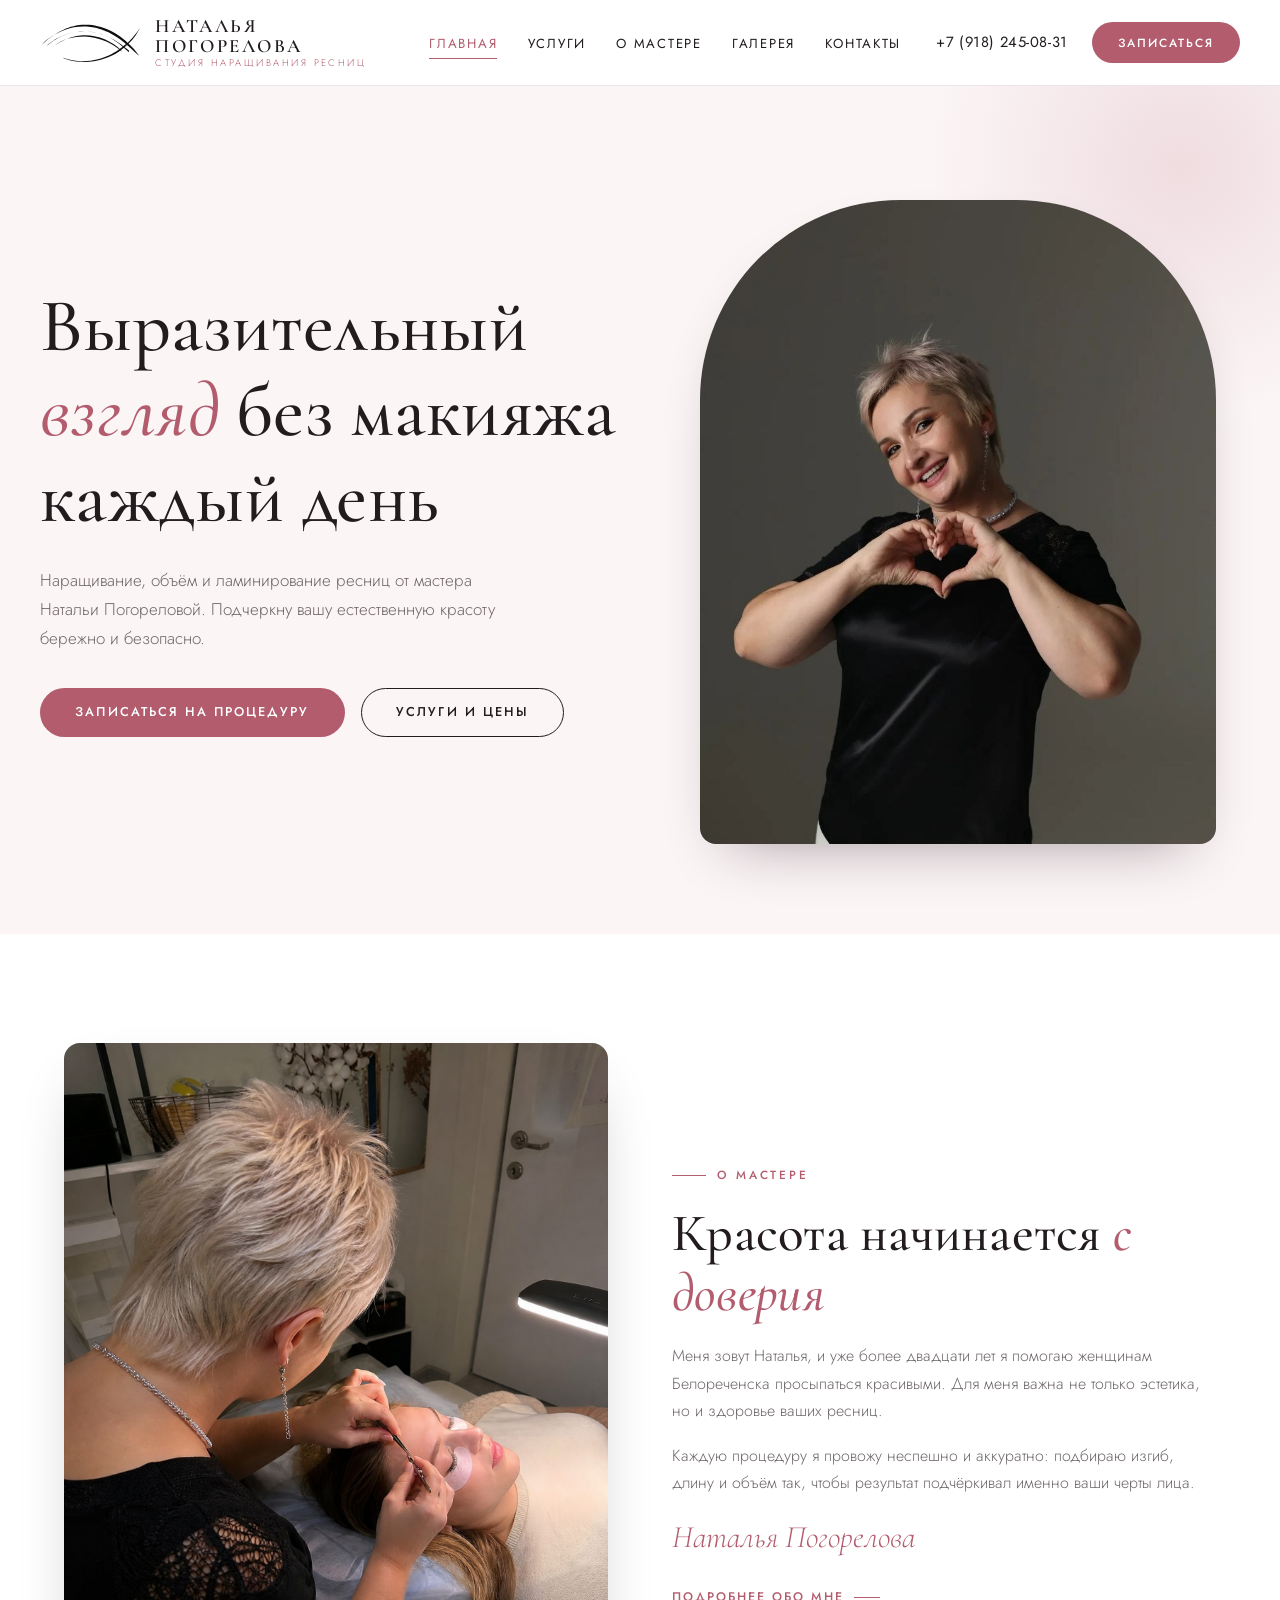
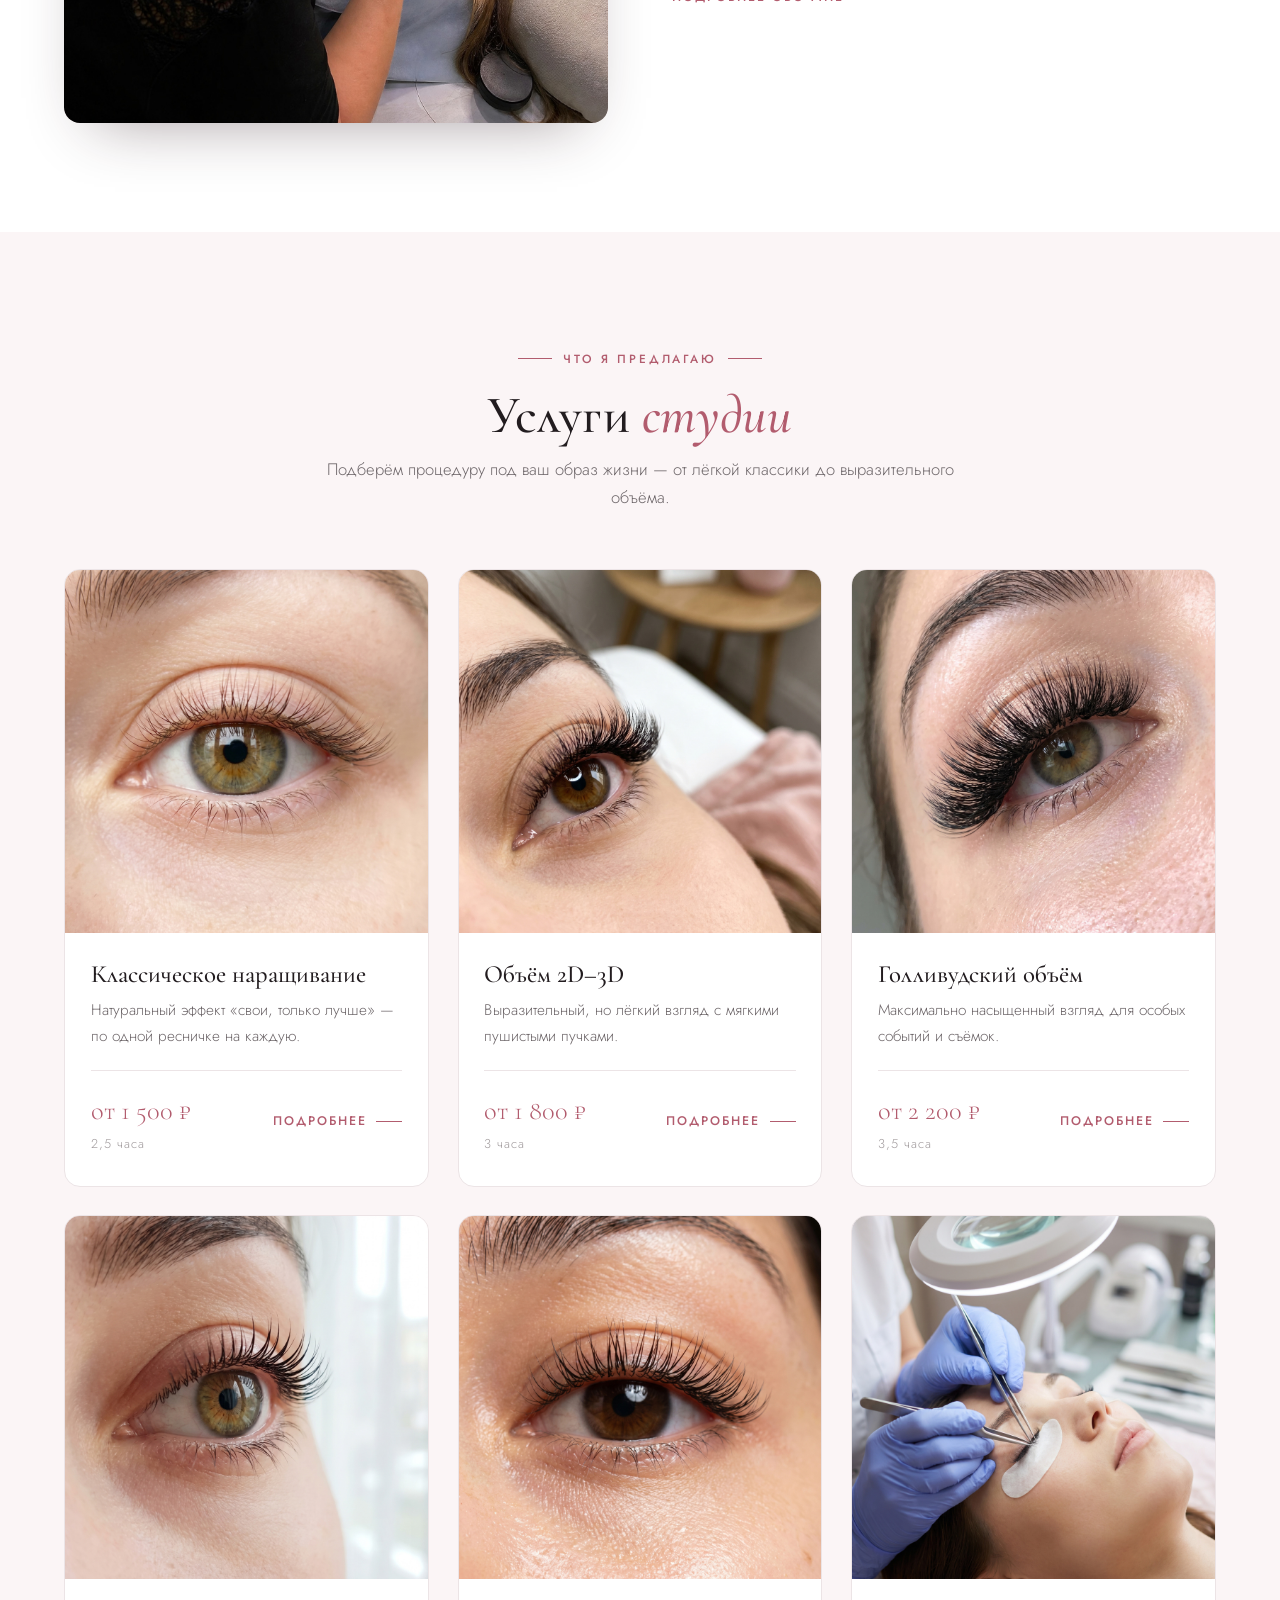
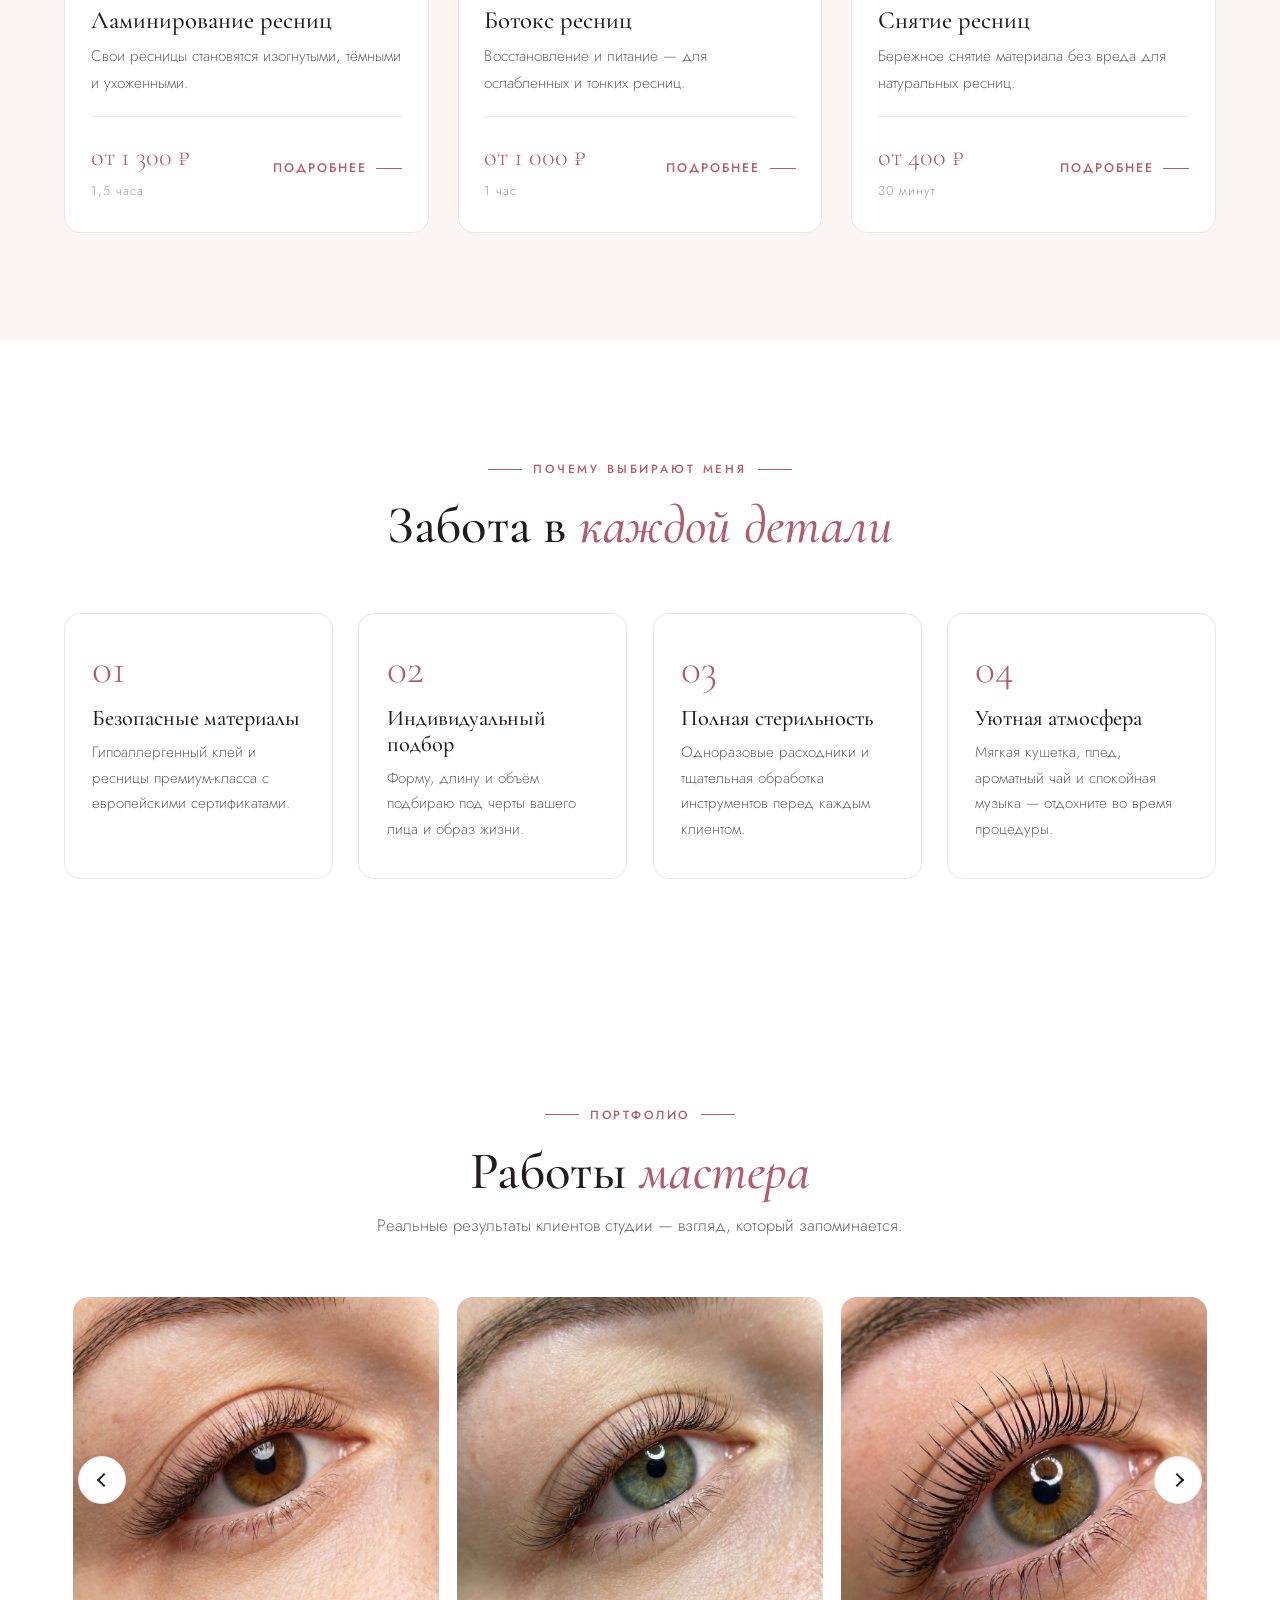
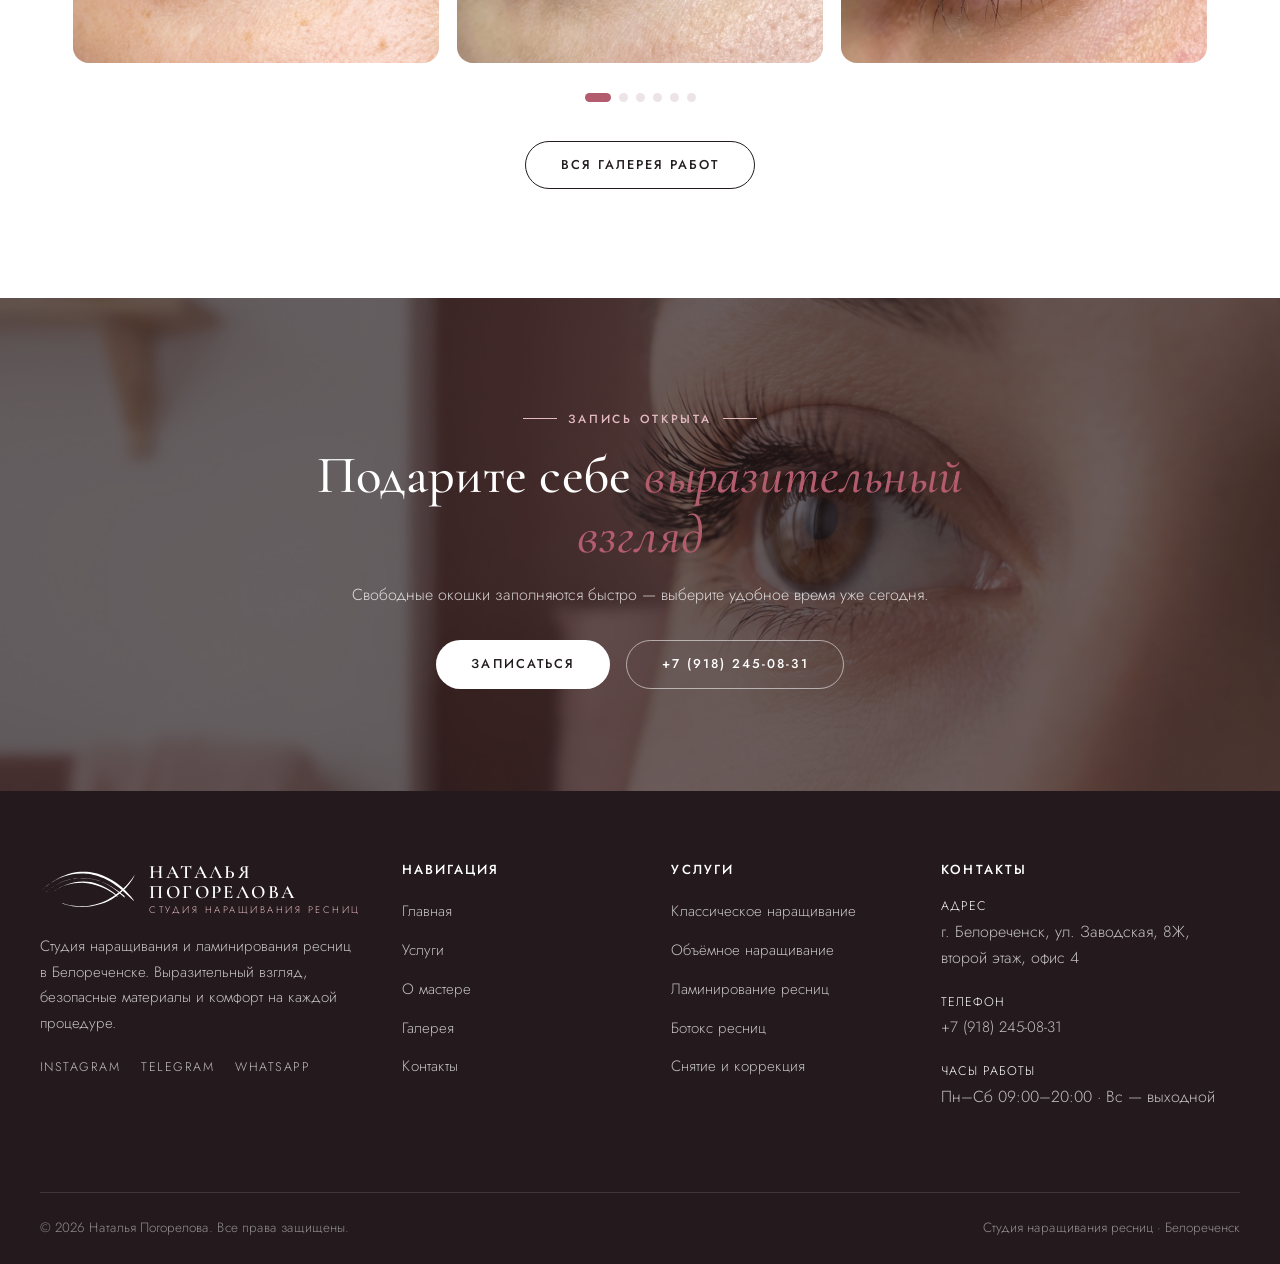
<file: index.html>
<!DOCTYPE html>
<html lang="ru">
<head>
  <meta charset="UTF-8">
  <meta name="viewport" content="width=device-width, initial-scale=1.0">
  <title>Наталья Погорелова — студия наращивания ресниц в Белореченске</title>
  <meta name="description" content="Наращивание, объём и ламинирование ресниц в Белореченске. Безопасные материалы, индивидуальный подбор, выразительный взгляд. Запись на процедуру.">
  <link rel="icon" href="logo.svg" type="image/svg+xml">
  <link rel="preconnect" href="https://fonts.googleapis.com">
  <link rel="preconnect" href="https://fonts.gstatic.com" crossorigin>
  <link href="https://fonts.googleapis.com/css2?family=Cormorant+Garamond:ital,wght@0,400;0,500;0,600;1,400;1,500&family=Jost:wght@300;400;500&display=swap" rel="stylesheet">
  <link rel="stylesheet" href="css/style.css">
</head>
<body>

  <!-- ШАПКА -->
  <header class="site-header" id="siteHeader">
    <div class="container header-inner">
      <a href="index.html" class="logo" aria-label="Наталья Погорелова — на главную">
        <img src="logo.svg" alt="Логотип студии Наталья Погорелова" class="logo-img">
        <span class="logo-text">
          <span class="logo-name">Наталья Погорелова</span>
          <span class="logo-sub">студия наращивания ресниц</span>
        </span>
      </a>
      <nav class="main-nav" id="mainNav" aria-label="Основное меню">
        <ul class="nav-list">
          <li><a href="index.html">Главная</a></li>
          <li><a href="services.html">Услуги</a></li>
          <li><a href="about.html">О мастере</a></li>
          <li><a href="gallery.html">Галерея</a></li>
          <li><a href="contacts.html">Контакты</a></li>
        </ul>
        <div class="nav-extra">
          <a href="tel:+79182450831" class="nav-phone">+7 (918) 245-08-31</a>
          <a href="contacts.html" class="btn btn-accent btn-sm nav-cta">Записаться</a>
        </div>
      </nav>
      <button class="nav-toggle" id="navToggle" aria-label="Открыть меню" aria-expanded="false">
        <span></span><span></span><span></span>
      </button>
    </div>
  </header>
  <div class="nav-overlay" id="navOverlay"></div>

  <!-- HERO -->
  <section class="hero">
    <div class="container hero-inner">
      <div class="hero-content">
        <h1 class="hero-title">Выразительный <em>взгляд</em> без макияжа каждый день</h1>
        <p class="hero-text">Наращивание, объём и ламинирование ресниц от мастера Натальи Погореловой. Подчеркну вашу естественную красоту бережно и безопасно.</p>
        <div class="hero-actions">
          <a href="contacts.html" class="btn btn-accent">Записаться на процедуру</a>
          <a href="services.html" class="btn btn-outline">Услуги и цены</a>
        </div>
      </div>
      <div class="hero-media">
        <div class="ph ph-4x5" data-label="Главное фото мастера · Master.jpg">
          <img src="images/Master.jpg" alt="Наталья Погорелова — мастер по наращиванию ресниц">
        </div>
      </div>
    </div>
  </section>

  <!-- О МАСТЕРЕ — КРАТКО -->
  <section class="section">
    <div class="container split">
      <div class="split-media reveal">
        <div class="ph ph-4x5" data-label="Портрет мастера · about-preview.jpeg">
          <img src="images/about-preview.jpeg" alt="Наталья Погорелова — мастер по наращиванию ресниц">
        </div>
      </div>
      <div class="split-content reveal reveal-d1">
        <span class="eyebrow">О мастере</span>
        <h2 class="section-title">Красота начинается <em>с доверия</em></h2>
        <p>Меня зовут Наталья, и уже более двадцати лет я помогаю женщинам Белореченска просыпаться красивыми. Для меня важна не только эстетика, но и здоровье ваших ресниц.</p>
        <p>Каждую процедуру я провожу неспешно и аккуратно: подбираю изгиб, длину и объём так, чтобы результат подчёркивал именно ваши черты лица.</p>
        <div class="signature">Наталья Погорелова</div>
        <a href="about.html" class="text-link">Подробнее обо мне</a>
      </div>
    </div>
  </section>

  <!-- УСЛУГИ -->
  <section class="section section--soft">
    <div class="container">
      <div class="section-head text-center reveal">
        <span class="eyebrow eyebrow--center">Что я предлагаю</span>
        <h2 class="section-title">Услуги <em>студии</em></h2>
        <p class="lead">Подберём процедуру под ваш образ жизни — от лёгкой классики до выразительного объёма.</p>
      </div>
      <div class="cards-grid">
        <article class="service-card reveal">
          <div class="ph ph-1x1" data-label="Фото услуги · service-classic.jpeg">
            <img src="images/service-classic.jpeg" alt="Классическое наращивание ресниц">
          </div>
          <div class="service-body">
            <h3>Классическое наращивание</h3>
            <p>Натуральный эффект «свои, только лучше» — по одной ресничке на каждую.</p>
            <div class="service-foot">
              <span class="service-price">от 1 500 ₽<small>2,5 часа</small></span>
              <a href="services.html" class="text-link">Подробнее</a>
            </div>
          </div>
        </article>
        <article class="service-card reveal reveal-d1">
          <div class="ph ph-1x1" data-label="Фото услуги · service-volume.jpeg">
            <img src="images/service-volume.jpeg" alt="Объёмное наращивание ресниц 2D-3D">
          </div>
          <div class="service-body">
            <h3>Объём 2D–3D</h3>
            <p>Выразительный, но лёгкий взгляд с мягкими пушистыми пучками.</p>
            <div class="service-foot">
              <span class="service-price">от 1 800 ₽<small>3 часа</small></span>
              <a href="services.html" class="text-link">Подробнее</a>
            </div>
          </div>
        </article>
        <article class="service-card reveal reveal-d2">
          <div class="ph ph-1x1" data-label="Фото услуги · service-mega.jpeg">
            <img src="images/service-mega.jpeg" alt="Голливудский объём ресниц">
          </div>
          <div class="service-body">
            <h3>Голливудский объём</h3>
            <p>Максимально насыщенный взгляд для особых событий и съёмок.</p>
            <div class="service-foot">
              <span class="service-price">от 2 200 ₽<small>3,5 часа</small></span>
              <a href="services.html" class="text-link">Подробнее</a>
            </div>
          </div>
        </article>
        <article class="service-card reveal">
          <div class="ph ph-1x1" data-label="Фото услуги · service-lamination.jpeg">
            <img src="images/service-lamination.jpeg" alt="Ламинирование ресниц">
          </div>
          <div class="service-body">
            <h3>Ламинирование ресниц</h3>
            <p>Свои ресницы становятся изогнутыми, тёмными и ухоженными.</p>
            <div class="service-foot">
              <span class="service-price">от 1 300 ₽<small>1,5 часа</small></span>
              <a href="services.html" class="text-link">Подробнее</a>
            </div>
          </div>
        </article>
        <article class="service-card reveal reveal-d1">
          <div class="ph ph-1x1" data-label="Фото услуги · service-botox.jpeg">
            <img src="images/service-botox.jpeg" alt="Ботокс ресниц">
          </div>
          <div class="service-body">
            <h3>Ботокс ресниц</h3>
            <p>Восстановление и питание — для ослабленных и тонких ресниц.</p>
            <div class="service-foot">
              <span class="service-price">от 1 000 ₽<small>1 час</small></span>
              <a href="services.html" class="text-link">Подробнее</a>
            </div>
          </div>
        </article>
        <article class="service-card reveal reveal-d2">
          <div class="ph ph-1x1" data-label="Фото услуги · service-removal.jpeg">
            <img src="images/service-removal.jpeg" alt="Снятие ресниц">
          </div>
          <div class="service-body">
            <h3>Снятие ресниц</h3>
            <p>Бережное снятие материала без вреда для натуральных ресниц.</p>
            <div class="service-foot">
              <span class="service-price">от 400 ₽<small>30 минут</small></span>
              <a href="services.html" class="text-link">Подробнее</a>
            </div>
          </div>
        </article>
      </div>
    </div>
  </section>

  <!-- ПРЕИМУЩЕСТВА -->
  <section class="section">
    <div class="container">
      <div class="section-head text-center reveal">
        <span class="eyebrow eyebrow--center">Почему выбирают меня</span>
        <h2 class="section-title">Забота в <em>каждой детали</em></h2>
      </div>
      <div class="adv-grid">
        <div class="adv-card reveal">
          <div class="adv-num">01</div>
          <h3>Безопасные материалы</h3>
          <p>Гипоаллергенный клей и ресницы премиум-класса с европейскими сертификатами.</p>
        </div>
        <div class="adv-card reveal reveal-d1">
          <div class="adv-num">02</div>
          <h3>Индивидуальный подбор</h3>
          <p>Форму, длину и объём подбираю под черты вашего лица и образ жизни.</p>
        </div>
        <div class="adv-card reveal reveal-d2">
          <div class="adv-num">03</div>
          <h3>Полная стерильность</h3>
          <p>Одноразовые расходники и тщательная обработка инструментов перед каждым клиентом.</p>
        </div>
        <div class="adv-card reveal reveal-d3">
          <div class="adv-num">04</div>
          <h3>Уютная атмосфера</h3>
          <p>Мягкая кушетка, плед, ароматный чай и спокойная музыка — отдохните во время процедуры.</p>
        </div>
      </div>
    </div>
  </section>

  <!-- ГАЛЕРЕЯ -->
  <section class="section">
    <div class="container">
      <div class="section-head text-center reveal">
        <span class="eyebrow eyebrow--center">Портфолио</span>
        <h2 class="section-title">Работы <em>мастера</em></h2>
        <p class="lead">Реальные результаты клиентов студии — взгляд, который запоминается.</p>
      </div>
      <div class="portfolio-slider reveal">
        <div class="portfolio-viewport">
          <div class="portfolio-track">
            <a href="gallery.html" class="portfolio-slide"><div class="ph ph-1x1" data-label="Работа мастера · work-1.jpeg"><img src="images/work-1.jpeg" alt="Работа мастера по наращиванию ресниц"></div></a>
            <a href="gallery.html" class="portfolio-slide"><div class="ph ph-1x1" data-label="Работа мастера · work-2.jpeg"><img src="images/work-2.jpeg" alt="Работа мастера по наращиванию ресниц"></div></a>
            <a href="gallery.html" class="portfolio-slide"><div class="ph ph-1x1" data-label="Работа мастера · work-3.jpeg"><img src="images/work-3.jpeg" alt="Работа мастера по наращиванию ресниц"></div></a>
            <a href="gallery.html" class="portfolio-slide"><div class="ph ph-1x1" data-label="Работа мастера · work-4.jpeg"><img src="images/work-4.jpeg" alt="Работа мастера по наращиванию ресниц"></div></a>
            <a href="gallery.html" class="portfolio-slide"><div class="ph ph-1x1" data-label="Работа мастера · work-5.jpeg"><img src="images/work-5.jpeg" alt="Работа мастера по наращиванию ресниц"></div></a>
            <a href="gallery.html" class="portfolio-slide"><div class="ph ph-1x1" data-label="Работа мастера · work-6.jpeg"><img src="images/work-6.jpeg" alt="Работа мастера по наращиванию ресниц"></div></a>
            <a href="gallery.html" class="portfolio-slide"><div class="ph ph-1x1" data-label="Работа мастера · work-7.jpeg"><img src="images/work-7.jpeg" alt="Работа мастера по наращиванию ресниц"></div></a>
            <a href="gallery.html" class="portfolio-slide"><div class="ph ph-1x1" data-label="Работа мастера · work-8.jpeg"><img src="images/work-8.jpeg" alt="Работа мастера по наращиванию ресниц"></div></a>
          </div>
          <button class="slider-arrow prev" type="button" aria-label="Предыдущие работы"><span></span></button>
          <button class="slider-arrow next" type="button" aria-label="Следующие работы"><span></span></button>
        </div>
        <div class="slider-dots" aria-hidden="true"></div>
      </div>
      <div class="text-center" style="margin-top:2.4rem">
        <a href="gallery.html" class="btn btn-outline">Вся галерея работ</a>
      </div>
    </div>
  </section>

  <!-- CTA -->
  <section class="cta">
    <div class="cta-bg ph" data-label="Фоновое фото · cta.jpeg">
      <img src="images/cta.jpeg" alt="">
    </div>
    <div class="container">
      <div class="cta-inner reveal">
        <span class="eyebrow eyebrow--center eyebrow--light">Запись открыта</span>
        <h2 class="section-title">Подарите себе <em>выразительный взгляд</em></h2>
        <p>Свободные окошки заполняются быстро — выберите удобное время уже сегодня.</p>
        <div class="cta-actions">
          <a href="contacts.html" class="btn btn-light">Записаться</a>
          <a href="tel:+79182450831" class="btn btn-ghost">+7 (918) 245-08-31</a>
        </div>
      </div>
    </div>
  </section>

  <!-- ПОДВАЛ -->
  <footer class="site-footer">
    <div class="container footer-top">
      <div class="footer-about">
        <div class="footer-logo">
          <img src="logo.svg" alt="Логотип студии Наталья Погорелова" class="logo-img">
          <span class="logo-text">
            <span class="logo-name">Наталья Погорелова</span>
            <span class="logo-sub">студия наращивания ресниц</span>
          </span>
        </div>
        <p>Студия наращивания и ламинирования ресниц в Белореченске. Выразительный взгляд, безопасные материалы и комфорт на каждой процедуре.</p>
        <div class="footer-socials">
          <a href="#">Instagram</a>
          <a href="#">Telegram</a>
          <a href="#">WhatsApp</a>
        </div>
      </div>
      <div class="footer-col">
        <h4>Навигация</h4>
        <ul>
          <li><a href="index.html">Главная</a></li>
          <li><a href="services.html">Услуги</a></li>
          <li><a href="about.html">О мастере</a></li>
          <li><a href="gallery.html">Галерея</a></li>
          <li><a href="contacts.html">Контакты</a></li>
        </ul>
      </div>
      <div class="footer-col">
        <h4>Услуги</h4>
        <ul>
          <li><a href="services.html">Классическое наращивание</a></li>
          <li><a href="services.html">Объёмное наращивание</a></li>
          <li><a href="services.html">Ламинирование ресниц</a></li>
          <li><a href="services.html">Ботокс ресниц</a></li>
          <li><a href="services.html">Снятие и коррекция</a></li>
        </ul>
      </div>
      <div class="footer-col">
        <h4>Контакты</h4>
        <ul class="footer-contacts">
          <li><span>Адрес</span>г. Белореченск, ул. Заводская, 8Ж, второй этаж, офис 4</li>
          <li><span>Телефон</span><a href="tel:+79182450831">+7 (918) 245-08-31</a></li>
          <li><span>Часы работы</span>Пн–Сб 09:00–20:00 · Вс — выходной</li>
        </ul>
      </div>
    </div>
    <div class="container footer-bottom">
      <span>© <span id="year">2026</span> Наталья Погорелова. Все права защищены.</span>
      <span>Студия наращивания ресниц · Белореченск</span>
    </div>
  </footer>

  <button class="to-top" id="toTop" aria-label="Наверх"><span></span></button>
  <script src="js/main.js"></script>
</body>
</html>
</file>
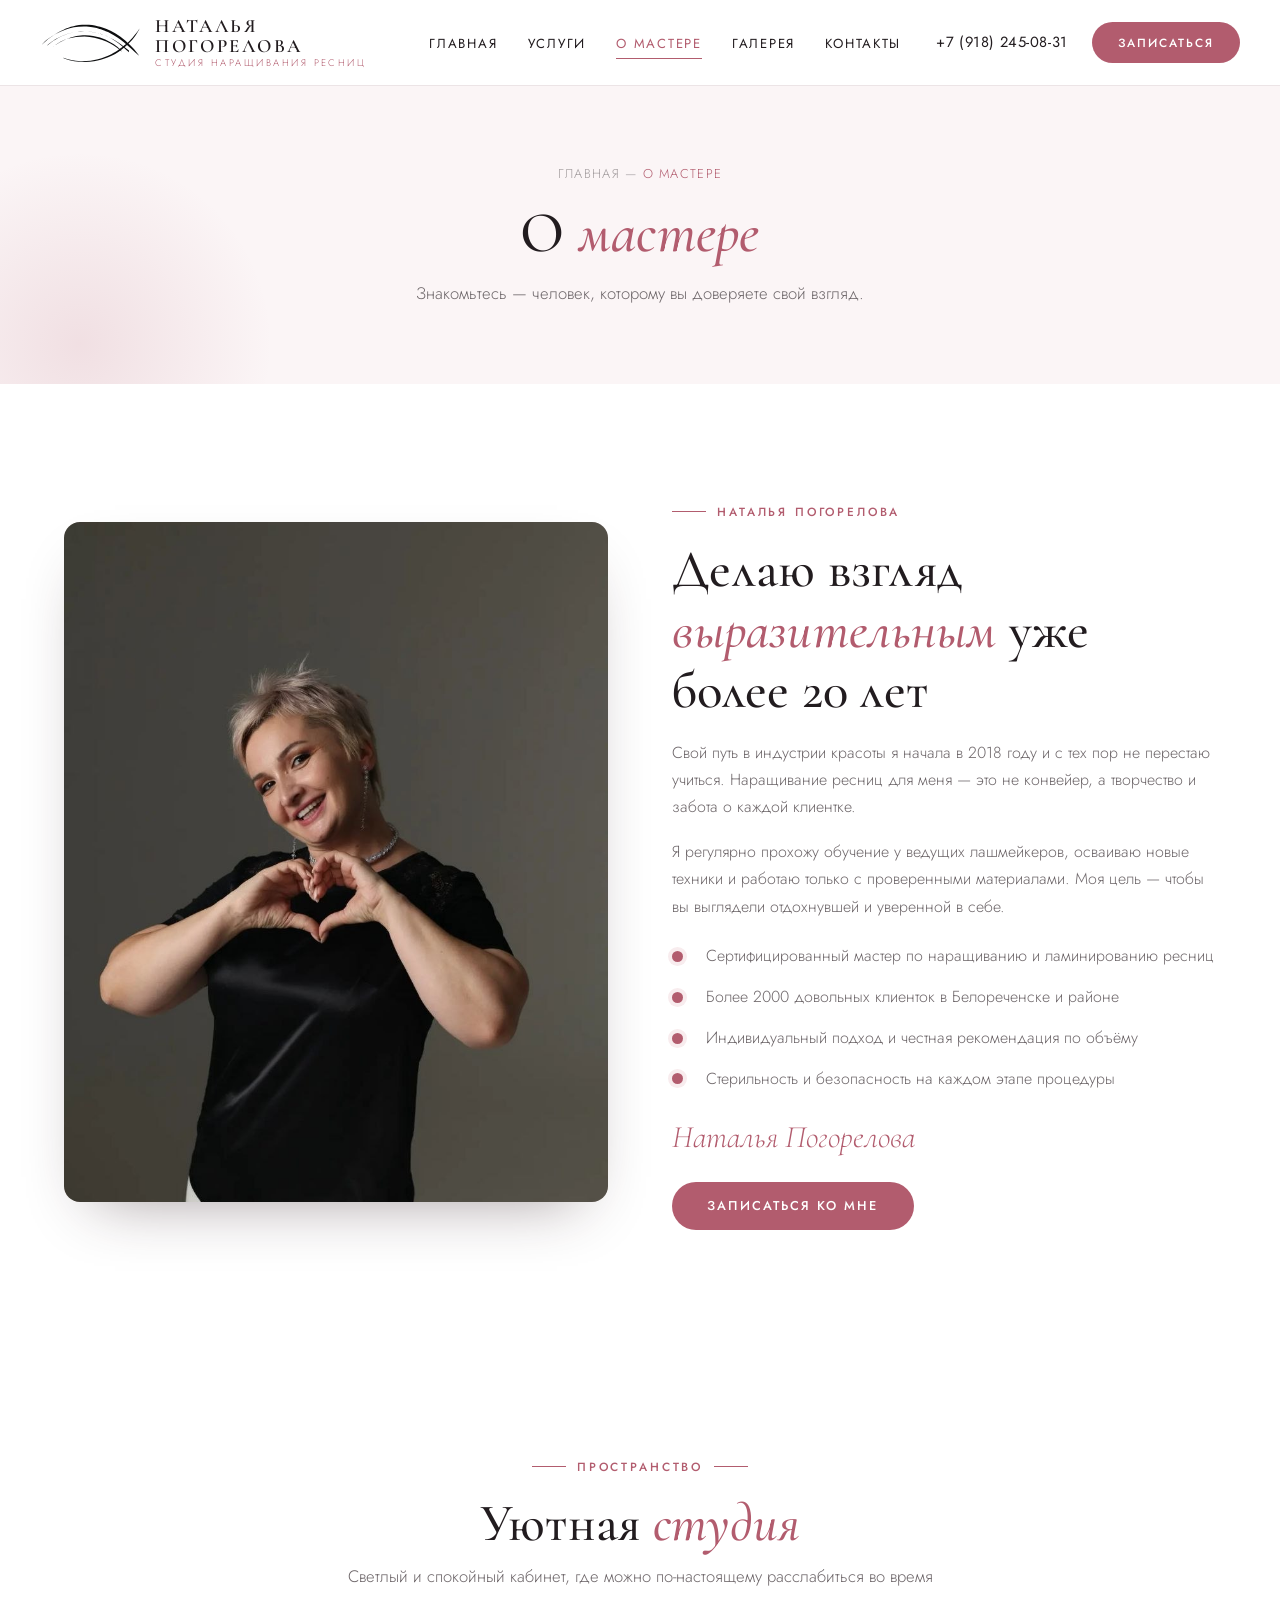
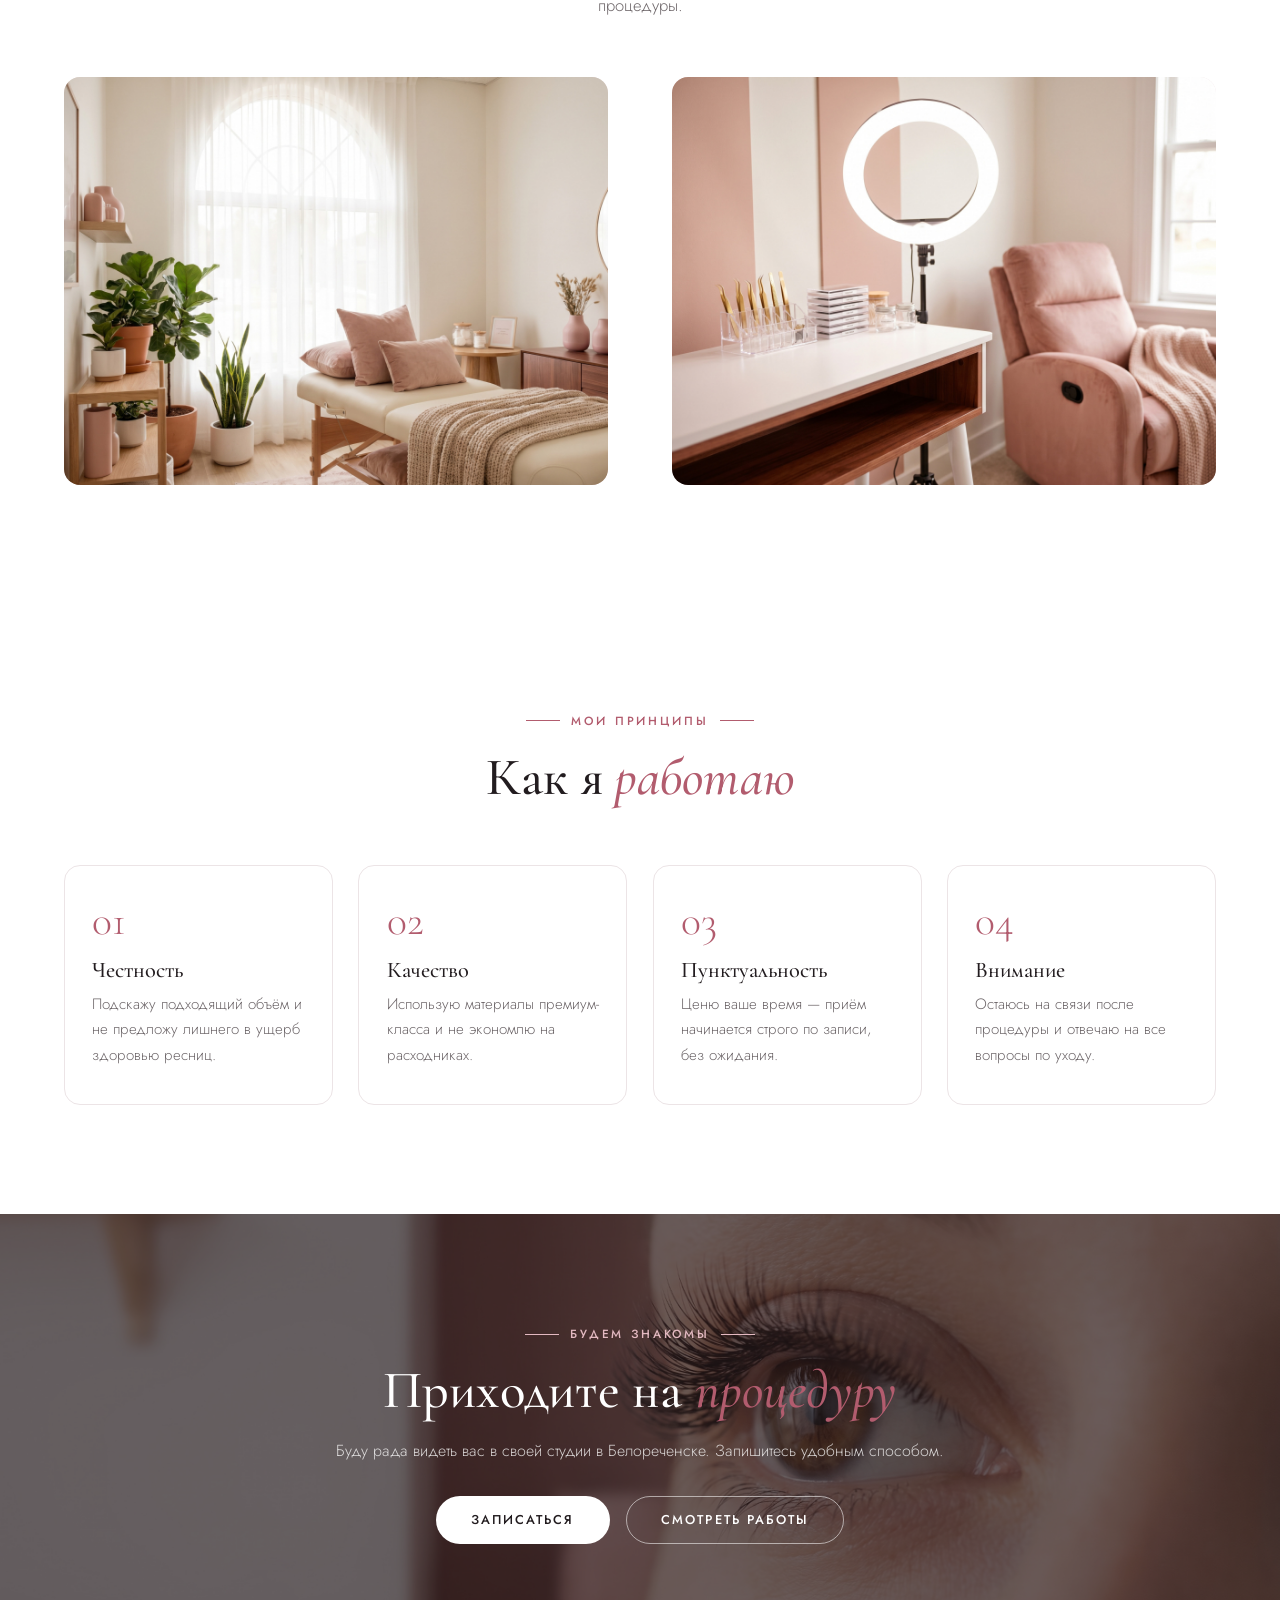
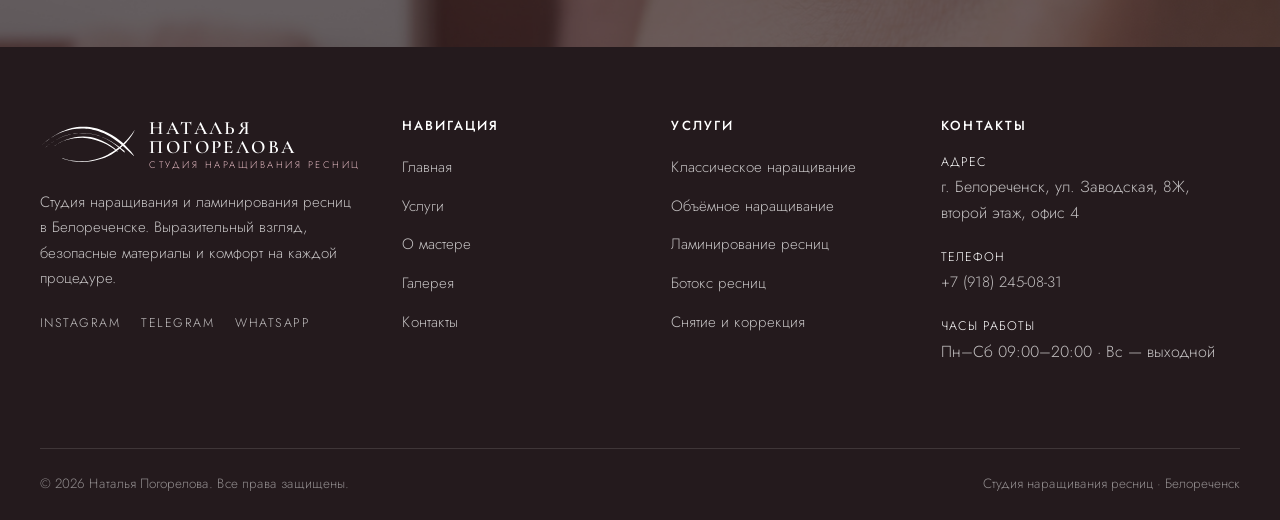
<file: about.html>
<!DOCTYPE html>
<html lang="ru">
<head>
  <meta charset="UTF-8">
  <meta name="viewport" content="width=device-width, initial-scale=1.0">
  <title>О мастере — Наталья Погорелова, лашмейкер в Белореченске</title>
  <meta name="description" content="Наталья Погорелова — мастер по наращиванию ресниц в Белореченске. Опыт более 20 лет, обучение, сертификаты и уютная студия.">
  <link rel="icon" href="logo.svg" type="image/svg+xml">
  <link rel="preconnect" href="https://fonts.googleapis.com">
  <link rel="preconnect" href="https://fonts.gstatic.com" crossorigin>
  <link href="https://fonts.googleapis.com/css2?family=Cormorant+Garamond:ital,wght@0,400;0,500;0,600;1,400;1,500&family=Jost:wght@300;400;500&display=swap" rel="stylesheet">
  <link rel="stylesheet" href="css/style.css">
</head>
<body>

  <!-- ШАПКА -->
  <header class="site-header" id="siteHeader">
    <div class="container header-inner">
      <a href="index.html" class="logo" aria-label="Наталья Погорелова — на главную">
        <img src="logo.svg" alt="Логотип студии Наталья Погорелова" class="logo-img">
        <span class="logo-text">
          <span class="logo-name">Наталья Погорелова</span>
          <span class="logo-sub">студия наращивания ресниц</span>
        </span>
      </a>
      <nav class="main-nav" id="mainNav" aria-label="Основное меню">
        <ul class="nav-list">
          <li><a href="index.html">Главная</a></li>
          <li><a href="services.html">Услуги</a></li>
          <li><a href="about.html">О мастере</a></li>
          <li><a href="gallery.html">Галерея</a></li>
          <li><a href="contacts.html">Контакты</a></li>
        </ul>
        <div class="nav-extra">
          <a href="tel:+79182450831" class="nav-phone">+7 (918) 245-08-31</a>
          <a href="contacts.html" class="btn btn-accent btn-sm nav-cta">Записаться</a>
        </div>
      </nav>
      <button class="nav-toggle" id="navToggle" aria-label="Открыть меню" aria-expanded="false">
        <span></span><span></span><span></span>
      </button>
    </div>
  </header>
  <div class="nav-overlay" id="navOverlay"></div>

  <!-- ЗАГОЛОВОК СТРАНИЦЫ -->
  <section class="page-hero">
    <div class="container page-hero-inner">
      <div class="crumbs"><a href="index.html">Главная</a> — <span>О мастере</span></div>
      <h1 class="section-title">О <em>мастере</em></h1>
      <p class="lead">Знакомьтесь — человек, которому вы доверяете свой взгляд.</p>
    </div>
  </section>

  <!-- БИОГРАФИЯ -->
  <section class="section">
    <div class="container split">
      <div class="split-media reveal">
        <div class="ph ph-4x5" data-label="Портрет мастера · Master.jpg">
          <img src="images/Master.jpg" alt="Наталья Погорелова — мастер по наращиванию ресниц">
        </div>
      </div>
      <div class="split-content reveal reveal-d1">
        <span class="eyebrow">Наталья Погорелова</span>
        <h2 class="section-title">Делаю взгляд <em>выразительным</em> уже более 20 лет</h2>
        <p>Свой путь в индустрии красоты я начала в 2018 году и с тех пор не перестаю учиться. Наращивание ресниц для меня — это не конвейер, а творчество и забота о каждой клиентке.</p>
        <p>Я регулярно прохожу обучение у ведущих лашмейкеров, осваиваю новые техники и работаю только с проверенными материалами. Моя цель — чтобы вы выглядели отдохнувшей и уверенной в себе.</p>
        <ul class="tick-list">
          <li>Сертифицированный мастер по наращиванию и ламинированию ресниц</li>
          <li>Более 2000 довольных клиенток в Белореченске и районе</li>
          <li>Индивидуальный подход и честная рекомендация по объёму</li>
          <li>Стерильность и безопасность на каждом этапе процедуры</li>
        </ul>
        <div class="signature">Наталья Погорелова</div>
        <div style="margin-top:1.6rem">
          <a href="contacts.html" class="btn btn-accent">Записаться ко мне</a>
        </div>
      </div>
    </div>
  </section>

  <!-- СТУДИЯ -->
  <section class="section">
    <div class="container">
      <div class="section-head text-center reveal">
        <span class="eyebrow eyebrow--center">Пространство</span>
        <h2 class="section-title">Уютная <em>студия</em></h2>
        <p class="lead">Светлый и спокойный кабинет, где можно по-настоящему расслабиться во время процедуры.</p>
      </div>
      <div class="split">
        <div class="ph ph-4x3 reveal" data-label="Интерьер студии · studio-1.jpeg">
          <img src="images/studio-1.jpeg" alt="Интерьер студии наращивания ресниц">
        </div>
        <div class="ph ph-4x3 reveal reveal-d1" data-label="Рабочее место мастера · studio-2.jpeg">
          <img src="images/studio-2.jpeg" alt="Рабочее место мастера по наращиванию ресниц">
        </div>
      </div>
    </div>
  </section>

  <!-- ПРИНЦИПЫ -->
  <section class="section">
    <div class="container">
      <div class="section-head text-center reveal">
        <span class="eyebrow eyebrow--center">Мои принципы</span>
        <h2 class="section-title">Как я <em>работаю</em></h2>
      </div>
      <div class="adv-grid">
        <div class="adv-card reveal">
          <div class="adv-num">01</div>
          <h3>Честность</h3>
          <p>Подскажу подходящий объём и не предложу лишнего в ущерб здоровью ресниц.</p>
        </div>
        <div class="adv-card reveal reveal-d1">
          <div class="adv-num">02</div>
          <h3>Качество</h3>
          <p>Использую материалы премиум-класса и не экономлю на расходниках.</p>
        </div>
        <div class="adv-card reveal reveal-d2">
          <div class="adv-num">03</div>
          <h3>Пунктуальность</h3>
          <p>Ценю ваше время — приём начинается строго по записи, без ожидания.</p>
        </div>
        <div class="adv-card reveal reveal-d3">
          <div class="adv-num">04</div>
          <h3>Внимание</h3>
          <p>Остаюсь на связи после процедуры и отвечаю на все вопросы по уходу.</p>
        </div>
      </div>
    </div>
  </section>

  <!-- CTA -->
  <section class="cta">
    <div class="cta-bg ph" data-label="Фоновое фото · cta.jpeg">
      <img src="images/cta.jpeg" alt="">
    </div>
    <div class="container">
      <div class="cta-inner reveal">
        <span class="eyebrow eyebrow--center eyebrow--light">Будем знакомы</span>
        <h2 class="section-title">Приходите на <em>процедуру</em></h2>
        <p>Буду рада видеть вас в своей студии в Белореченске. Запишитесь удобным способом.</p>
        <div class="cta-actions">
          <a href="contacts.html" class="btn btn-light">Записаться</a>
          <a href="gallery.html" class="btn btn-ghost">Смотреть работы</a>
        </div>
      </div>
    </div>
  </section>

  <!-- ПОДВАЛ -->
  <footer class="site-footer">
    <div class="container footer-top">
      <div class="footer-about">
        <div class="footer-logo">
          <img src="logo.svg" alt="Логотип студии Наталья Погорелова" class="logo-img">
          <span class="logo-text">
            <span class="logo-name">Наталья Погорелова</span>
            <span class="logo-sub">студия наращивания ресниц</span>
          </span>
        </div>
        <p>Студия наращивания и ламинирования ресниц в Белореченске. Выразительный взгляд, безопасные материалы и комфорт на каждой процедуре.</p>
        <div class="footer-socials">
          <a href="#">Instagram</a>
          <a href="#">Telegram</a>
          <a href="#">WhatsApp</a>
        </div>
      </div>
      <div class="footer-col">
        <h4>Навигация</h4>
        <ul>
          <li><a href="index.html">Главная</a></li>
          <li><a href="services.html">Услуги</a></li>
          <li><a href="about.html">О мастере</a></li>
          <li><a href="gallery.html">Галерея</a></li>
          <li><a href="contacts.html">Контакты</a></li>
        </ul>
      </div>
      <div class="footer-col">
        <h4>Услуги</h4>
        <ul>
          <li><a href="services.html">Классическое наращивание</a></li>
          <li><a href="services.html">Объёмное наращивание</a></li>
          <li><a href="services.html">Ламинирование ресниц</a></li>
          <li><a href="services.html">Ботокс ресниц</a></li>
          <li><a href="services.html">Снятие и коррекция</a></li>
        </ul>
      </div>
      <div class="footer-col">
        <h4>Контакты</h4>
        <ul class="footer-contacts">
          <li><span>Адрес</span>г. Белореченск, ул. Заводская, 8Ж, второй этаж, офис 4</li>
          <li><span>Телефон</span><a href="tel:+79182450831">+7 (918) 245-08-31</a></li>
          <li><span>Часы работы</span>Пн–Сб 09:00–20:00 · Вс — выходной</li>
        </ul>
      </div>
    </div>
    <div class="container footer-bottom">
      <span>© <span id="year">2026</span> Наталья Погорелова. Все права защищены.</span>
      <span>Студия наращивания ресниц · Белореченск</span>
    </div>
  </footer>

  <button class="to-top" id="toTop" aria-label="Наверх"><span></span></button>
  <script src="js/main.js"></script>
</body>
</html>
</file>
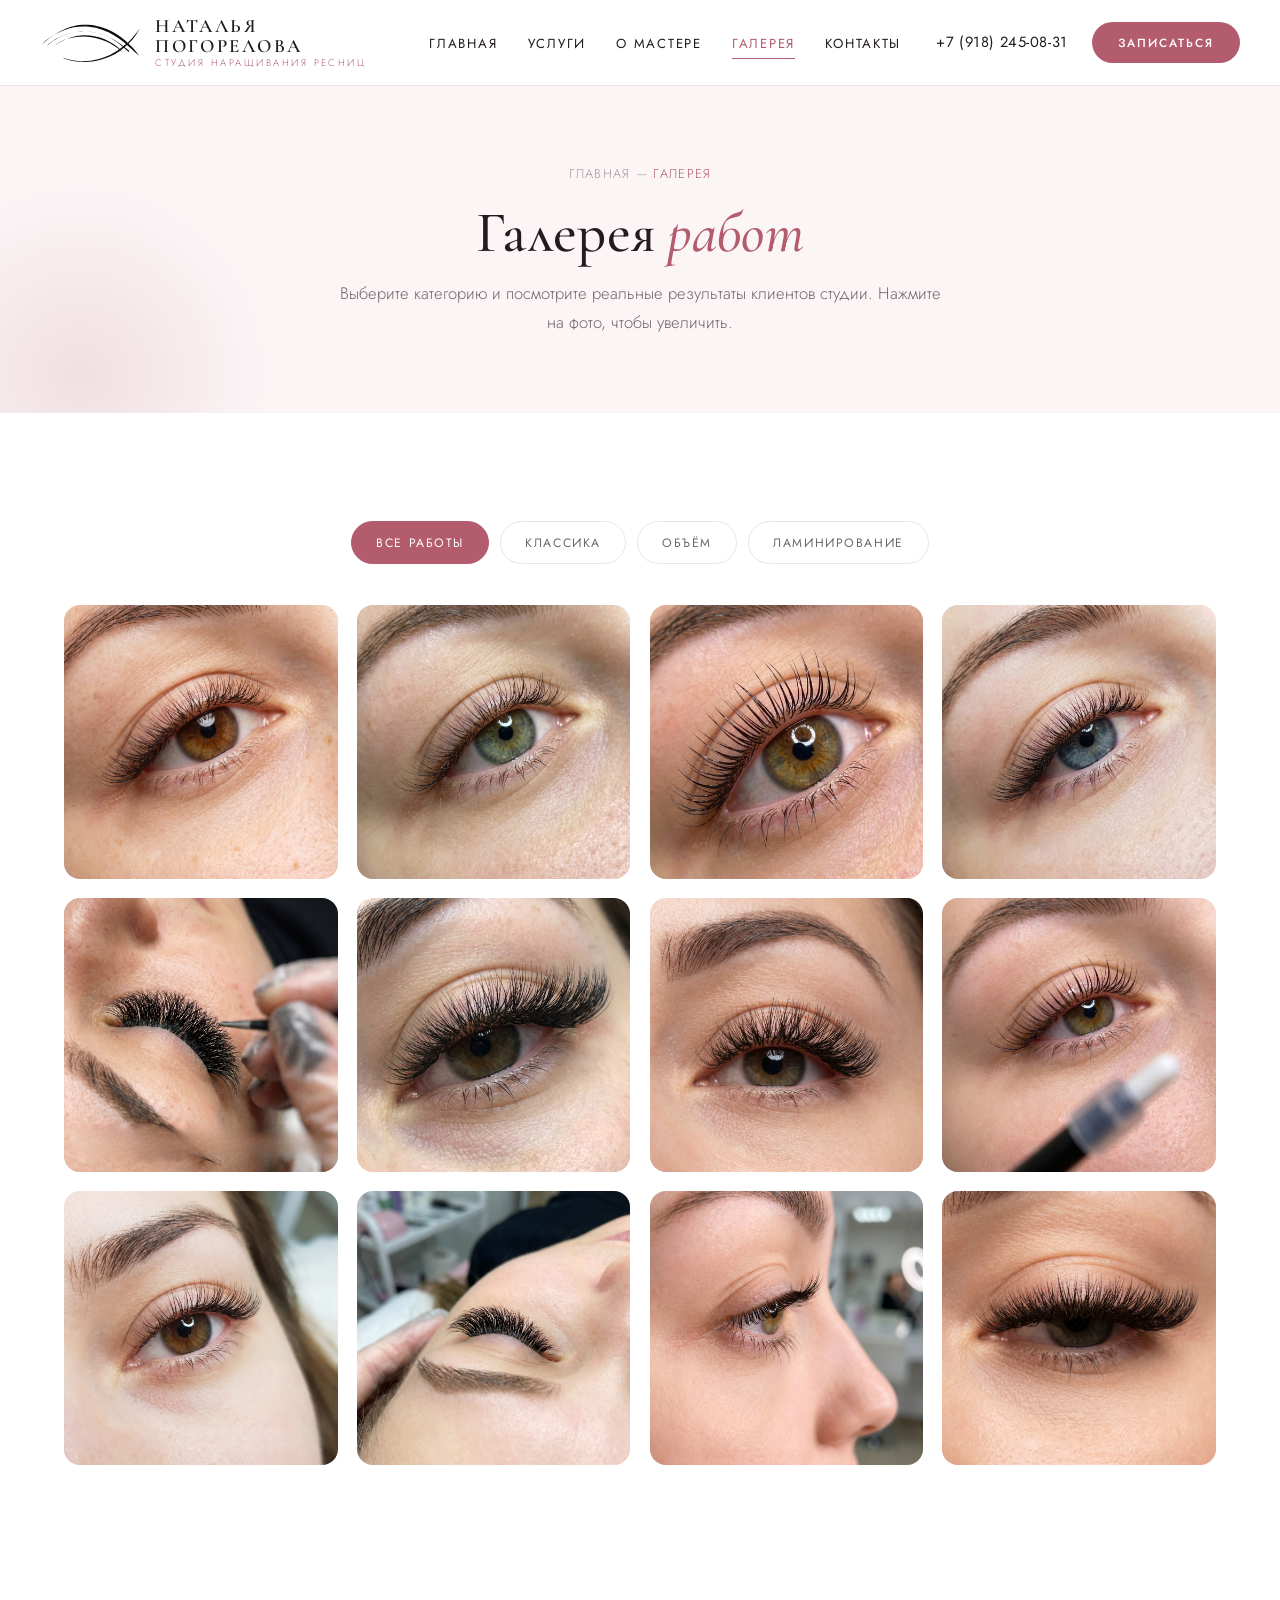
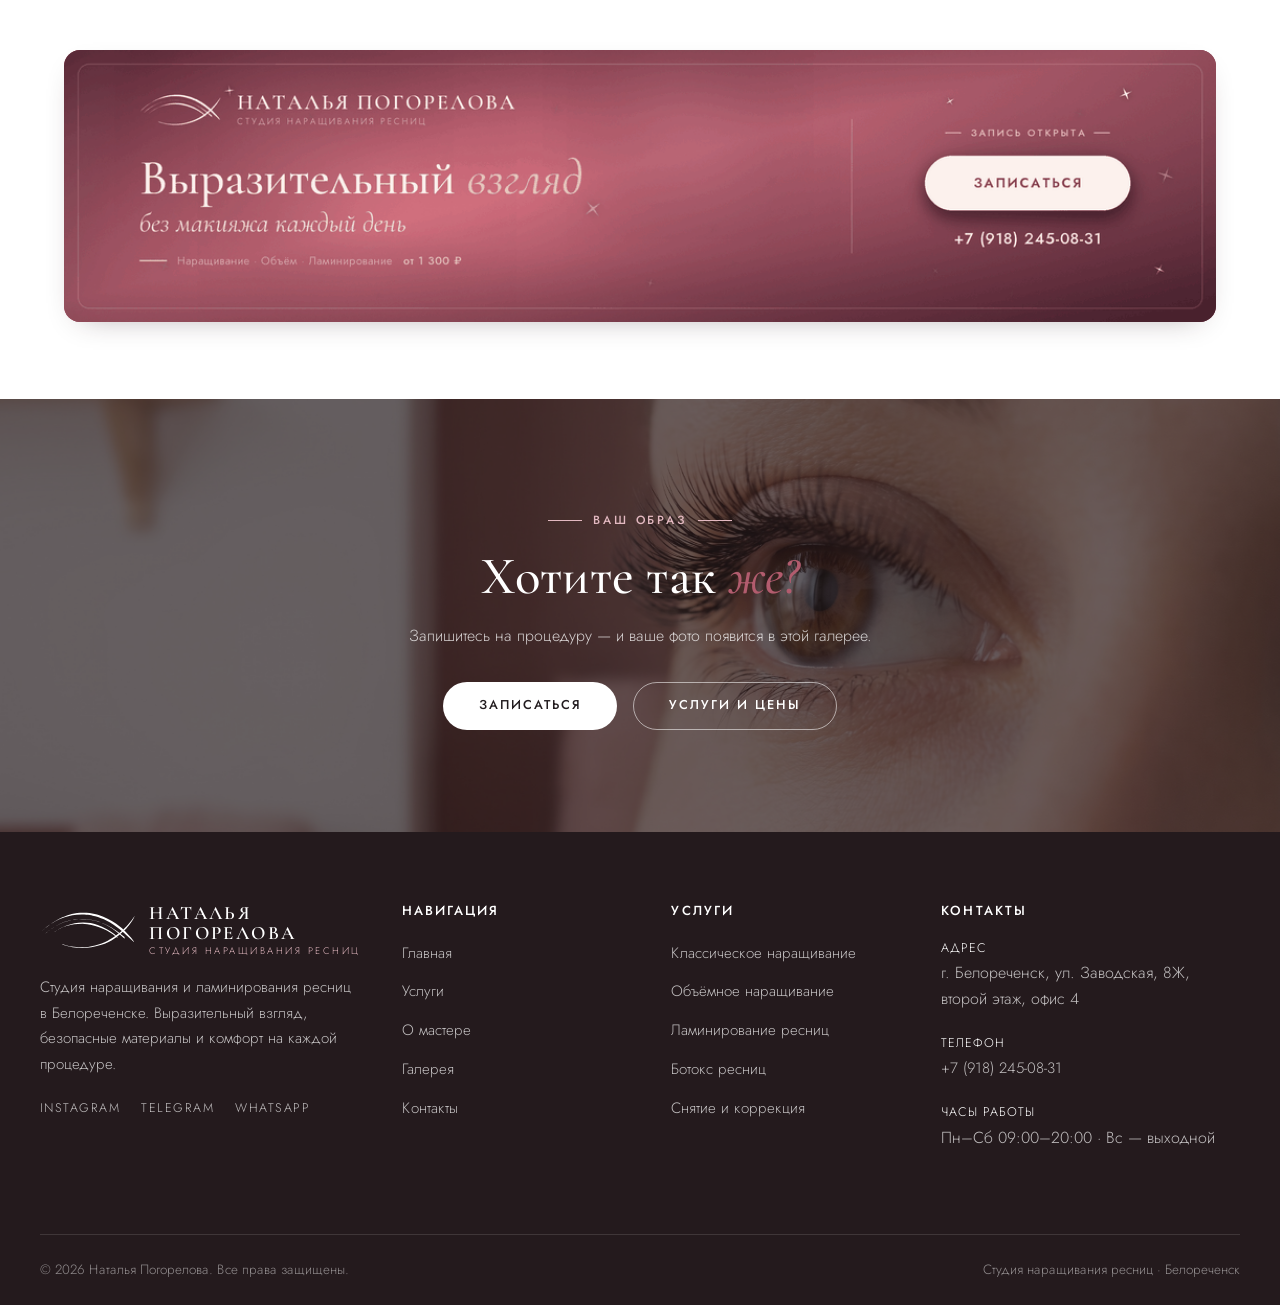
<file: gallery.html>
<!DOCTYPE html>
<html lang="ru">
<head>
  <meta charset="UTF-8">
  <meta name="viewport" content="width=device-width, initial-scale=1.0">
  <title>Галерея работ — студия наращивания ресниц Натальи Погореловой</title>
  <meta name="description" content="Портфолио работ мастера Натальи Погореловой: классическое наращивание, объём и ламинирование ресниц. Реальные фото клиентов из Белореченска.">
  <link rel="icon" href="logo.svg" type="image/svg+xml">
  <link rel="preconnect" href="https://fonts.googleapis.com">
  <link rel="preconnect" href="https://fonts.gstatic.com" crossorigin>
  <link href="https://fonts.googleapis.com/css2?family=Cormorant+Garamond:ital,wght@0,400;0,500;0,600;1,400;1,500&family=Jost:wght@300;400;500&display=swap" rel="stylesheet">
  <link rel="stylesheet" href="css/style.css">
</head>
<body>

  <!-- ШАПКА -->
  <header class="site-header" id="siteHeader">
    <div class="container header-inner">
      <a href="index.html" class="logo" aria-label="Наталья Погорелова — на главную">
        <img src="logo.svg" alt="Логотип студии Наталья Погорелова" class="logo-img">
        <span class="logo-text">
          <span class="logo-name">Наталья Погорелова</span>
          <span class="logo-sub">студия наращивания ресниц</span>
        </span>
      </a>
      <nav class="main-nav" id="mainNav" aria-label="Основное меню">
        <ul class="nav-list">
          <li><a href="index.html">Главная</a></li>
          <li><a href="services.html">Услуги</a></li>
          <li><a href="about.html">О мастере</a></li>
          <li><a href="gallery.html">Галерея</a></li>
          <li><a href="contacts.html">Контакты</a></li>
        </ul>
        <div class="nav-extra">
          <a href="tel:+79182450831" class="nav-phone">+7 (918) 245-08-31</a>
          <a href="contacts.html" class="btn btn-accent btn-sm nav-cta">Записаться</a>
        </div>
      </nav>
      <button class="nav-toggle" id="navToggle" aria-label="Открыть меню" aria-expanded="false">
        <span></span><span></span><span></span>
      </button>
    </div>
  </header>
  <div class="nav-overlay" id="navOverlay"></div>

  <!-- ЗАГОЛОВОК СТРАНИЦЫ -->
  <section class="page-hero">
    <div class="container page-hero-inner">
      <div class="crumbs"><a href="index.html">Главная</a> — <span>Галерея</span></div>
      <h1 class="section-title">Галерея <em>работ</em></h1>
      <p class="lead">Выберите категорию и посмотрите реальные результаты клиентов студии. Нажмите на фото, чтобы увеличить.</p>
    </div>
  </section>

  <!-- ГАЛЕРЕЯ -->
  <section class="section">
    <div class="container">
      <div class="gallery-filters reveal">
        <button class="filter-btn active" data-filter="all">Все работы</button>
        <button class="filter-btn" data-filter="classic">Классика</button>
        <button class="filter-btn" data-filter="volume">Объём</button>
        <button class="filter-btn" data-filter="lamination">Ламинирование</button>
      </div>
      <div class="gallery-grid">
        <div class="gallery-item reveal" data-category="classic" data-full="images/work-1.jpeg" data-caption="Классическое наращивание ресниц">
          <div class="ph ph-1x1" data-label="Работа · work-1.jpeg"><img src="images/work-1.jpeg" alt="Классическое наращивание ресниц"></div>
        </div>
        <div class="gallery-item reveal reveal-d1" data-category="volume" data-full="images/work-2.jpeg" data-caption="Объёмное наращивание ресниц">
          <div class="ph ph-1x1" data-label="Работа · work-2.jpeg"><img src="images/work-2.jpeg" alt="Объёмное наращивание ресниц"></div>
        </div>
        <div class="gallery-item reveal reveal-d2" data-category="lamination" data-full="images/work-3.jpeg" data-caption="Ламинирование ресниц">
          <div class="ph ph-1x1" data-label="Работа · work-3.jpeg"><img src="images/work-3.jpeg" alt="Ламинирование ресниц"></div>
        </div>
        <div class="gallery-item reveal reveal-d3" data-category="classic" data-full="images/work-4.jpeg" data-caption="Классическое наращивание ресниц">
          <div class="ph ph-1x1" data-label="Работа · work-4.jpeg"><img src="images/work-4.jpeg" alt="Классическое наращивание ресниц"></div>
        </div>
        <div class="gallery-item reveal" data-category="volume" data-full="images/work-5.jpeg" data-caption="Голливудский объём ресниц">
          <div class="ph ph-1x1" data-label="Работа · work-5.jpeg"><img src="images/work-5.jpeg" alt="Голливудский объём ресниц"></div>
        </div>
        <div class="gallery-item reveal reveal-d1" data-category="classic" data-full="images/work-6.jpeg" data-caption="Классическое наращивание ресниц">
          <div class="ph ph-1x1" data-label="Работа · work-6.jpeg"><img src="images/work-6.jpeg" alt="Классическое наращивание ресниц"></div>
        </div>
        <div class="gallery-item reveal reveal-d2" data-category="volume" data-full="images/work-7.jpeg" data-caption="Объёмное наращивание 3D">
          <div class="ph ph-1x1" data-label="Работа · work-7.jpeg"><img src="images/work-7.jpeg" alt="Объёмное наращивание ресниц 3D"></div>
        </div>
        <div class="gallery-item reveal reveal-d3" data-category="lamination" data-full="images/work-8.jpeg" data-caption="Ламинирование и ботокс ресниц">
          <div class="ph ph-1x1" data-label="Работа · work-8.jpeg"><img src="images/work-8.jpeg" alt="Ламинирование и ботокс ресниц"></div>
        </div>
        <div class="gallery-item reveal" data-category="classic" data-full="images/work-9.jpeg" data-caption="Классическое наращивание ресниц">
          <div class="ph ph-1x1" data-label="Работа · work-9.jpeg"><img src="images/work-9.jpeg" alt="Классическое наращивание ресниц"></div>
        </div>
        <div class="gallery-item reveal reveal-d1" data-category="volume" data-full="images/work-10.jpeg" data-caption="Объёмное наращивание ресниц">
          <div class="ph ph-1x1" data-label="Работа · work-10.jpeg"><img src="images/work-10.jpeg" alt="Объёмное наращивание ресниц"></div>
        </div>
        <div class="gallery-item reveal reveal-d2" data-category="lamination" data-full="images/work-11.jpeg" data-caption="Ламинирование ресниц">
          <div class="ph ph-1x1" data-label="Работа · work-11.jpeg"><img src="images/work-11.jpeg" alt="Ламинирование ресниц"></div>
        </div>
        <div class="gallery-item reveal reveal-d3" data-category="volume" data-full="images/work-12.jpeg" data-caption="Голливудский объём ресниц">
          <div class="ph ph-1x1" data-label="Работа · work-12.jpeg"><img src="images/work-12.jpeg" alt="Голливудский объём ресниц"></div>
        </div>
      </div>
    </div>
  </section>

  <!-- ГОРИЗОНТАЛЬНЫЙ БАННЕР (.gif) -->
  <section class="section--tight">
    <div class="container">
      <a href="contacts.html" class="banner-link ph ph-banner reveal" data-label="Горизонтальный баннер-акция · banner.gif">
        <img src="images/banner.gif" alt="Акция студии: специальные цены на наращивание ресниц">
      </a>
    </div>
  </section>

  <!-- CTA -->
  <section class="cta">
    <div class="cta-bg ph" data-label="Фоновое фото · cta.jpeg">
      <img src="images/cta.jpeg" alt="">
    </div>
    <div class="container">
      <div class="cta-inner reveal">
        <span class="eyebrow eyebrow--center eyebrow--light">Ваш образ</span>
        <h2 class="section-title">Хотите так <em>же?</em></h2>
        <p>Запишитесь на процедуру — и ваше фото появится в этой галерее.</p>
        <div class="cta-actions">
          <a href="contacts.html" class="btn btn-light">Записаться</a>
          <a href="services.html" class="btn btn-ghost">Услуги и цены</a>
        </div>
      </div>
    </div>
  </section>

  <!-- ПОДВАЛ -->
  <footer class="site-footer">
    <div class="container footer-top">
      <div class="footer-about">
        <div class="footer-logo">
          <img src="logo.svg" alt="Логотип студии Наталья Погорелова" class="logo-img">
          <span class="logo-text">
            <span class="logo-name">Наталья Погорелова</span>
            <span class="logo-sub">студия наращивания ресниц</span>
          </span>
        </div>
        <p>Студия наращивания и ламинирования ресниц в Белореченске. Выразительный взгляд, безопасные материалы и комфорт на каждой процедуре.</p>
        <div class="footer-socials">
          <a href="#">Instagram</a>
          <a href="#">Telegram</a>
          <a href="#">WhatsApp</a>
        </div>
      </div>
      <div class="footer-col">
        <h4>Навигация</h4>
        <ul>
          <li><a href="index.html">Главная</a></li>
          <li><a href="services.html">Услуги</a></li>
          <li><a href="about.html">О мастере</a></li>
          <li><a href="gallery.html">Галерея</a></li>
          <li><a href="contacts.html">Контакты</a></li>
        </ul>
      </div>
      <div class="footer-col">
        <h4>Услуги</h4>
        <ul>
          <li><a href="services.html">Классическое наращивание</a></li>
          <li><a href="services.html">Объёмное наращивание</a></li>
          <li><a href="services.html">Ламинирование ресниц</a></li>
          <li><a href="services.html">Ботокс ресниц</a></li>
          <li><a href="services.html">Снятие и коррекция</a></li>
        </ul>
      </div>
      <div class="footer-col">
        <h4>Контакты</h4>
        <ul class="footer-contacts">
          <li><span>Адрес</span>г. Белореченск, ул. Заводская, 8Ж, второй этаж, офис 4</li>
          <li><span>Телефон</span><a href="tel:+79182450831">+7 (918) 245-08-31</a></li>
          <li><span>Часы работы</span>Пн–Сб 09:00–20:00 · Вс — выходной</li>
        </ul>
      </div>
    </div>
    <div class="container footer-bottom">
      <span>© <span id="year">2026</span> Наталья Погорелова. Все права защищены.</span>
      <span>Студия наращивания ресниц · Белореченск</span>
    </div>
  </footer>

  <!-- ЛАЙТБОКС -->
  <div class="lightbox" id="lightbox" aria-hidden="true">
    <button class="lightbox-close" aria-label="Закрыть"></button>
    <button class="lightbox-arrow prev" aria-label="Предыдущее фото"><span></span></button>
    <img alt="Работа мастера" class="lightbox-img">
    <button class="lightbox-arrow next" aria-label="Следующее фото"><span></span></button>
  </div>

  <button class="to-top" id="toTop" aria-label="Наверх"><span></span></button>
  <script src="js/main.js"></script>
</body>
</html>
</file>
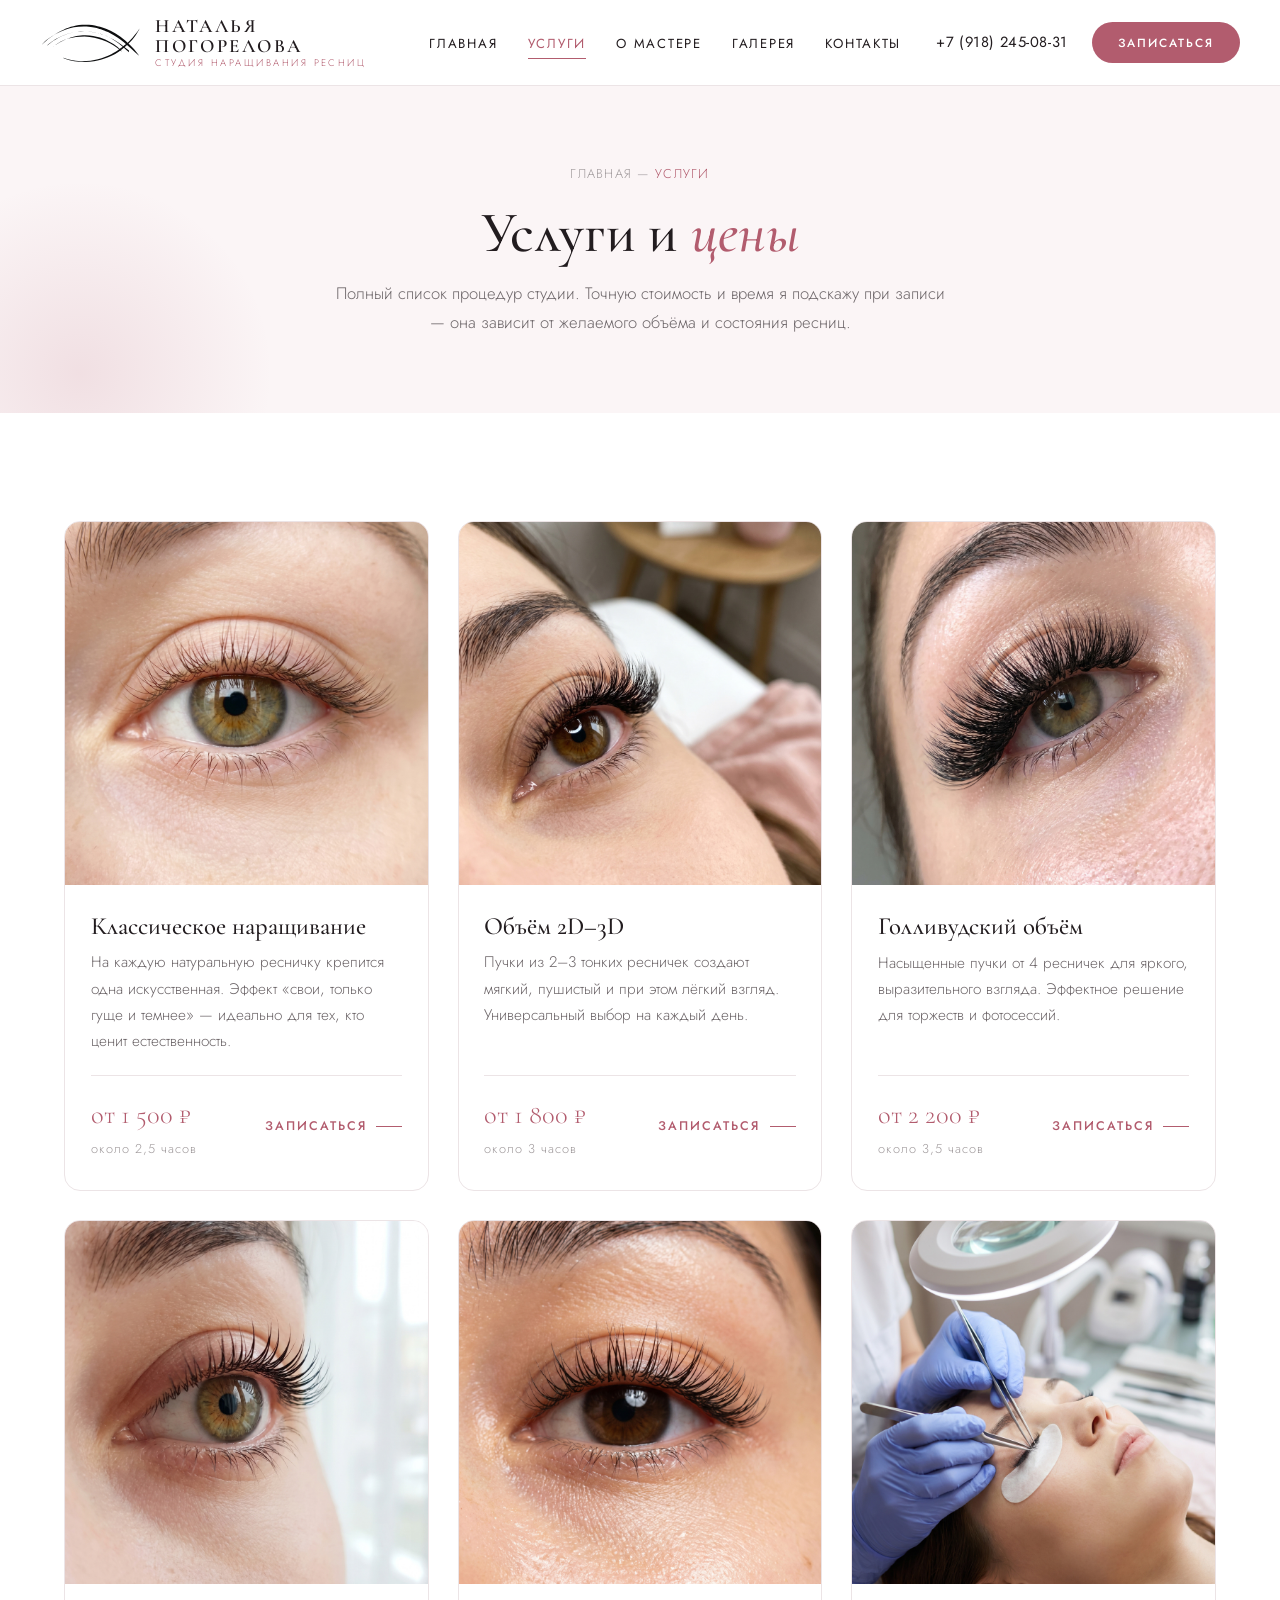
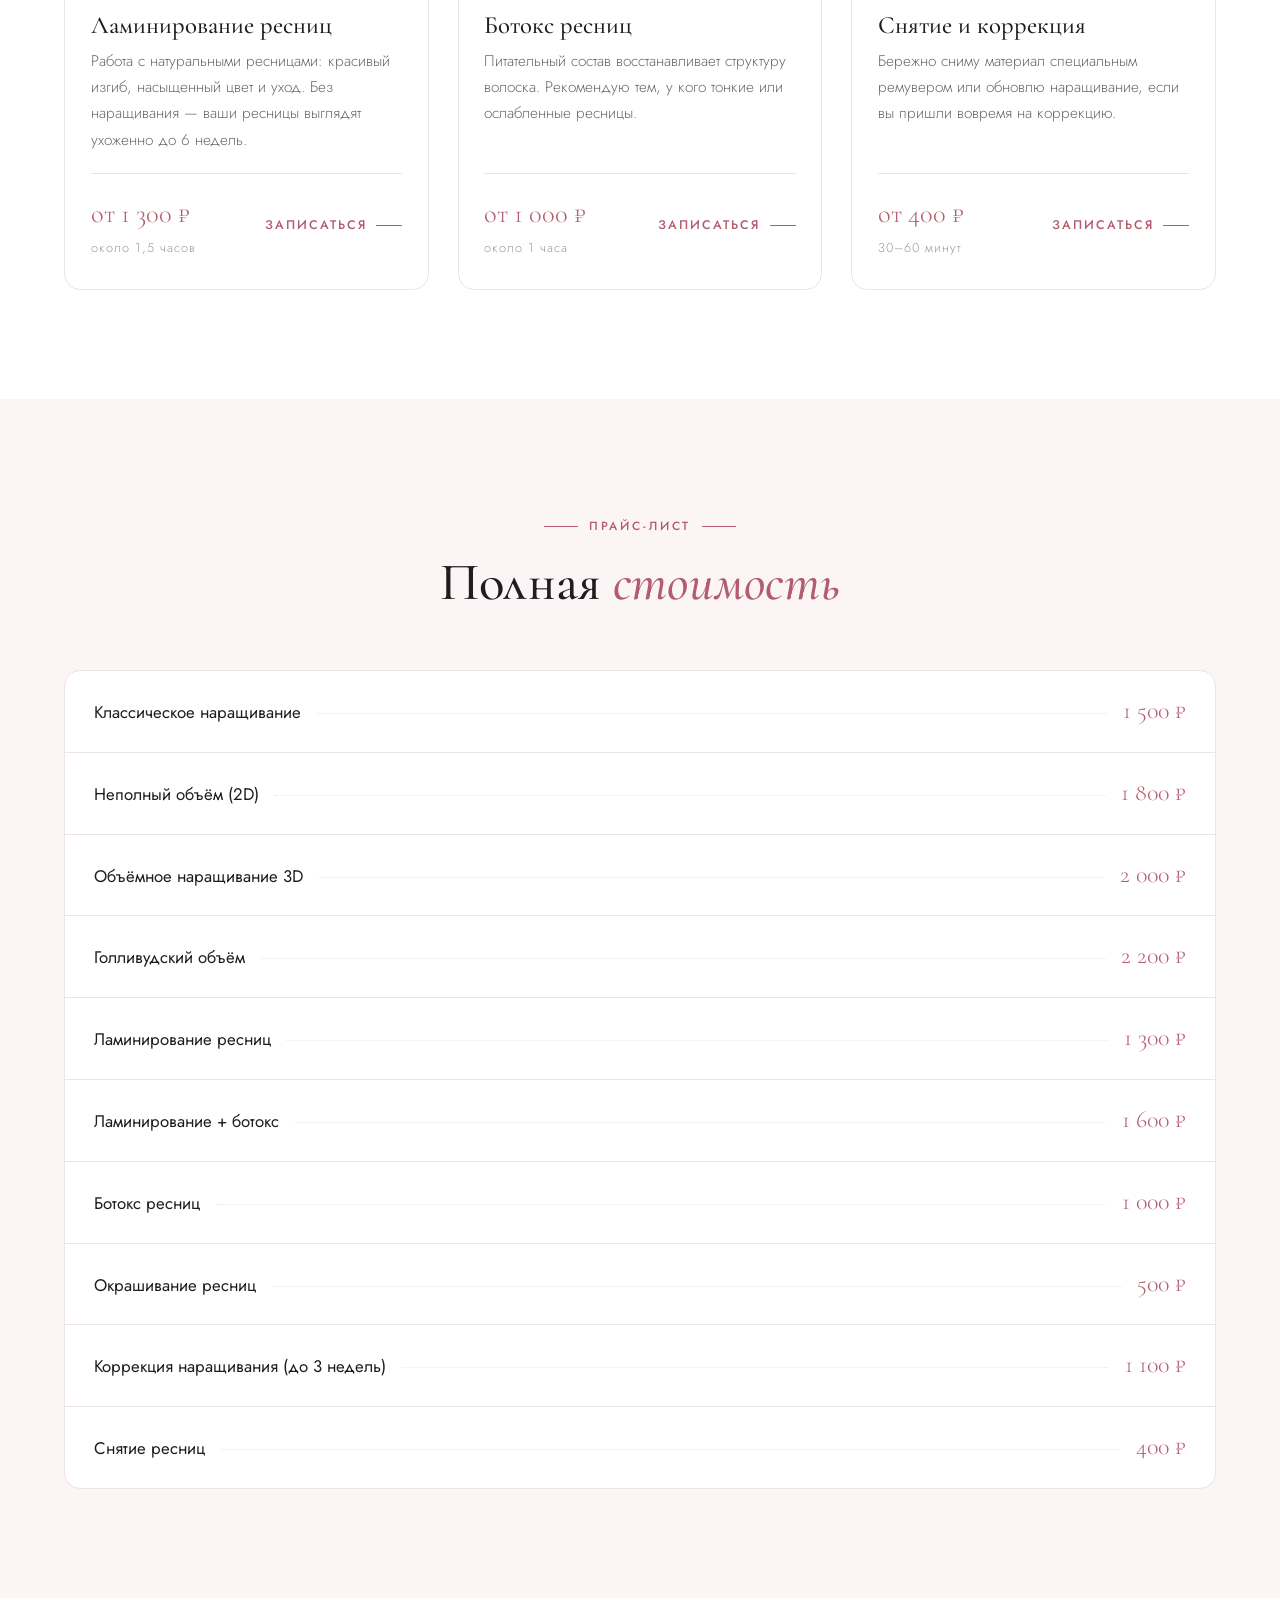
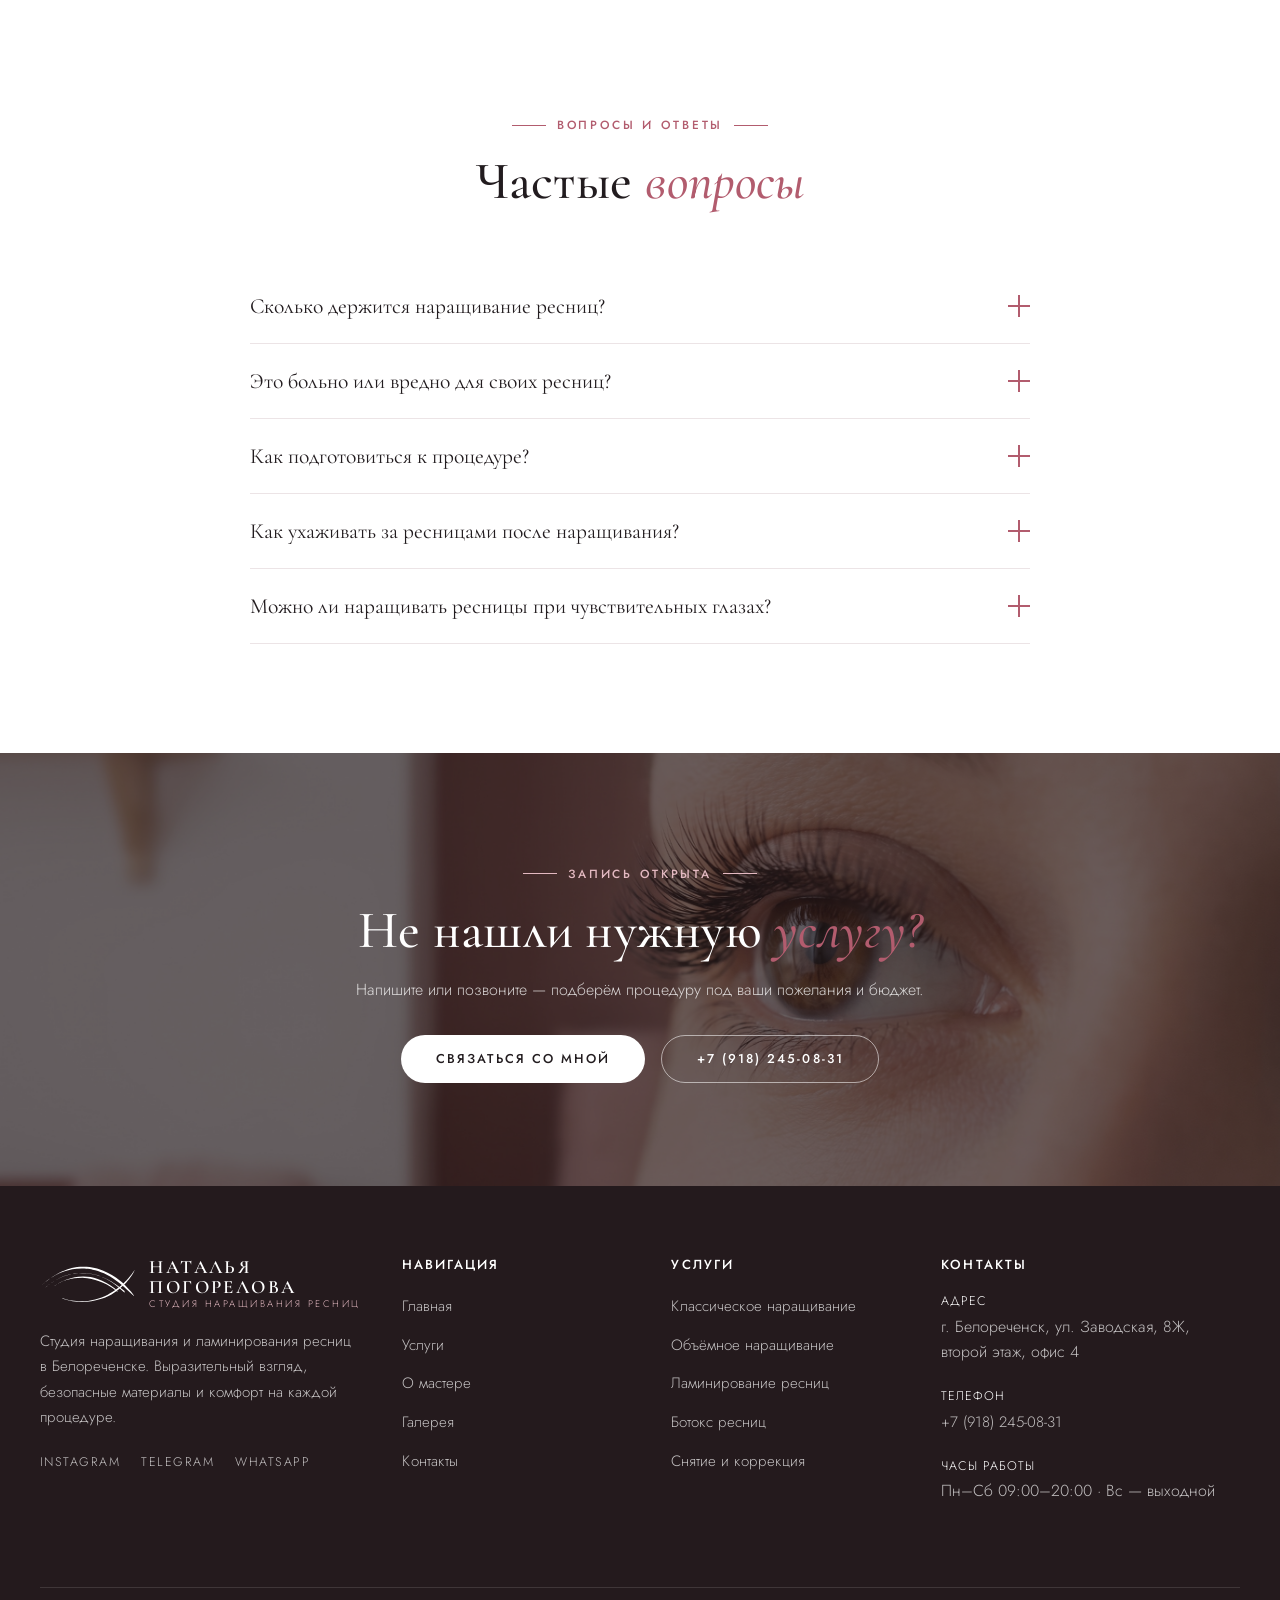
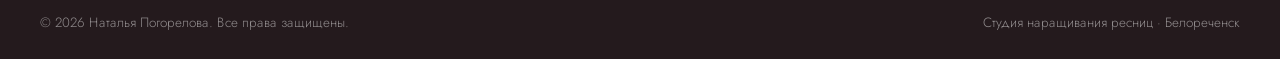
<file: services.html>
<!DOCTYPE html>
<html lang="ru">
<head>
  <meta charset="UTF-8">
  <meta name="viewport" content="width=device-width, initial-scale=1.0">
  <title>Услуги и цены — студия наращивания ресниц Натальи Погореловой</title>
  <meta name="description" content="Наращивание ресниц, объём, ламинирование, ботокс и коррекция в Белореченске. Полный прайс-лист студии Натальи Погореловой.">
  <link rel="icon" href="logo.svg" type="image/svg+xml">
  <link rel="preconnect" href="https://fonts.googleapis.com">
  <link rel="preconnect" href="https://fonts.gstatic.com" crossorigin>
  <link href="https://fonts.googleapis.com/css2?family=Cormorant+Garamond:ital,wght@0,400;0,500;0,600;1,400;1,500&family=Jost:wght@300;400;500&display=swap" rel="stylesheet">
  <link rel="stylesheet" href="css/style.css">
</head>
<body>

  <!-- ШАПКА -->
  <header class="site-header" id="siteHeader">
    <div class="container header-inner">
      <a href="index.html" class="logo" aria-label="Наталья Погорелова — на главную">
        <img src="logo.svg" alt="Логотип студии Наталья Погорелова" class="logo-img">
        <span class="logo-text">
          <span class="logo-name">Наталья Погорелова</span>
          <span class="logo-sub">студия наращивания ресниц</span>
        </span>
      </a>
      <nav class="main-nav" id="mainNav" aria-label="Основное меню">
        <ul class="nav-list">
          <li><a href="index.html">Главная</a></li>
          <li><a href="services.html">Услуги</a></li>
          <li><a href="about.html">О мастере</a></li>
          <li><a href="gallery.html">Галерея</a></li>
          <li><a href="contacts.html">Контакты</a></li>
        </ul>
        <div class="nav-extra">
          <a href="tel:+79182450831" class="nav-phone">+7 (918) 245-08-31</a>
          <a href="contacts.html" class="btn btn-accent btn-sm nav-cta">Записаться</a>
        </div>
      </nav>
      <button class="nav-toggle" id="navToggle" aria-label="Открыть меню" aria-expanded="false">
        <span></span><span></span><span></span>
      </button>
    </div>
  </header>
  <div class="nav-overlay" id="navOverlay"></div>

  <!-- ЗАГОЛОВОК СТРАНИЦЫ -->
  <section class="page-hero">
    <div class="container page-hero-inner">
      <div class="crumbs"><a href="index.html">Главная</a> — <span>Услуги</span></div>
      <h1 class="section-title">Услуги и <em>цены</em></h1>
      <p class="lead">Полный список процедур студии. Точную стоимость и время я подскажу при записи — она зависит от желаемого объёма и состояния ресниц.</p>
    </div>
  </section>

  <!-- ДЕТАЛЬНЫЕ УСЛУГИ -->
  <section class="section">
    <div class="container">
      <div class="cards-grid">
        <article class="service-card reveal">
          <div class="ph ph-1x1" data-label="Фото услуги · service-classic.jpeg">
            <img src="images/service-classic.jpeg" alt="Классическое наращивание ресниц">
          </div>
          <div class="service-body">
            <h3>Классическое наращивание</h3>
            <p>На каждую натуральную ресничку крепится одна искусственная. Эффект «свои, только гуще и темнее» — идеально для тех, кто ценит естественность.</p>
            <div class="service-foot">
              <span class="service-price">от 1 500 ₽<small>около 2,5 часов</small></span>
              <a href="contacts.html" class="text-link">Записаться</a>
            </div>
          </div>
        </article>
        <article class="service-card reveal reveal-d1">
          <div class="ph ph-1x1" data-label="Фото услуги · service-volume.jpeg">
            <img src="images/service-volume.jpeg" alt="Объёмное наращивание ресниц 2D-3D">
          </div>
          <div class="service-body">
            <h3>Объём 2D–3D</h3>
            <p>Пучки из 2–3 тонких ресничек создают мягкий, пушистый и при этом лёгкий взгляд. Универсальный выбор на каждый день.</p>
            <div class="service-foot">
              <span class="service-price">от 1 800 ₽<small>около 3 часов</small></span>
              <a href="contacts.html" class="text-link">Записаться</a>
            </div>
          </div>
        </article>
        <article class="service-card reveal reveal-d2">
          <div class="ph ph-1x1" data-label="Фото услуги · service-mega.jpeg">
            <img src="images/service-mega.jpeg" alt="Голливудский объём ресниц">
          </div>
          <div class="service-body">
            <h3>Голливудский объём</h3>
            <p>Насыщенные пучки от 4 ресничек для яркого, выразительного взгляда. Эффектное решение для торжеств и фотосессий.</p>
            <div class="service-foot">
              <span class="service-price">от 2 200 ₽<small>около 3,5 часов</small></span>
              <a href="contacts.html" class="text-link">Записаться</a>
            </div>
          </div>
        </article>
        <article class="service-card reveal">
          <div class="ph ph-1x1" data-label="Фото услуги · service-lamination.jpeg">
            <img src="images/service-lamination.jpeg" alt="Ламинирование ресниц">
          </div>
          <div class="service-body">
            <h3>Ламинирование ресниц</h3>
            <p>Работа с натуральными ресницами: красивый изгиб, насыщенный цвет и уход. Без наращивания — ваши ресницы выглядят ухоженно до 6 недель.</p>
            <div class="service-foot">
              <span class="service-price">от 1 300 ₽<small>около 1,5 часов</small></span>
              <a href="contacts.html" class="text-link">Записаться</a>
            </div>
          </div>
        </article>
        <article class="service-card reveal reveal-d1">
          <div class="ph ph-1x1" data-label="Фото услуги · service-botox.jpeg">
            <img src="images/service-botox.jpeg" alt="Ботокс ресниц">
          </div>
          <div class="service-body">
            <h3>Ботокс ресниц</h3>
            <p>Питательный состав восстанавливает структуру волоска. Рекомендую тем, у кого тонкие или ослабленные ресницы.</p>
            <div class="service-foot">
              <span class="service-price">от 1 000 ₽<small>около 1 часа</small></span>
              <a href="contacts.html" class="text-link">Записаться</a>
            </div>
          </div>
        </article>
        <article class="service-card reveal reveal-d2">
          <div class="ph ph-1x1" data-label="Фото услуги · service-removal.jpeg">
            <img src="images/service-removal.jpeg" alt="Снятие и коррекция ресниц">
          </div>
          <div class="service-body">
            <h3>Снятие и коррекция</h3>
            <p>Бережно сниму материал специальным ремувером или обновлю наращивание, если вы пришли вовремя на коррекцию.</p>
            <div class="service-foot">
              <span class="service-price">от 400 ₽<small>30–60 минут</small></span>
              <a href="contacts.html" class="text-link">Записаться</a>
            </div>
          </div>
        </article>
      </div>
    </div>
  </section>

  <!-- ПРАЙС-ЛИСТ -->
  <section class="section section--soft">
    <div class="container">
      <div class="section-head text-center reveal">
        <span class="eyebrow eyebrow--center">Прайс-лист</span>
        <h2 class="section-title">Полная <em>стоимость</em></h2>
      </div>
      <div class="price-table reveal">
        <div class="price-row">
          <span class="price-name">Классическое наращивание</span>
          <span class="price-dots"></span>
          <span class="price-value">1 500 ₽</span>
        </div>
        <div class="price-row">
          <span class="price-name">Неполный объём (2D)</span>
          <span class="price-dots"></span>
          <span class="price-value">1 800 ₽</span>
        </div>
        <div class="price-row">
          <span class="price-name">Объёмное наращивание 3D</span>
          <span class="price-dots"></span>
          <span class="price-value">2 000 ₽</span>
        </div>
        <div class="price-row">
          <span class="price-name">Голливудский объём</span>
          <span class="price-dots"></span>
          <span class="price-value">2 200 ₽</span>
        </div>
        <div class="price-row">
          <span class="price-name">Ламинирование ресниц</span>
          <span class="price-dots"></span>
          <span class="price-value">1 300 ₽</span>
        </div>
        <div class="price-row">
          <span class="price-name">Ламинирование + ботокс</span>
          <span class="price-dots"></span>
          <span class="price-value">1 600 ₽</span>
        </div>
        <div class="price-row">
          <span class="price-name">Ботокс ресниц</span>
          <span class="price-dots"></span>
          <span class="price-value">1 000 ₽</span>
        </div>
        <div class="price-row">
          <span class="price-name">Окрашивание ресниц</span>
          <span class="price-dots"></span>
          <span class="price-value">500 ₽</span>
        </div>
        <div class="price-row">
          <span class="price-name">Коррекция наращивания (до 3 недель)</span>
          <span class="price-dots"></span>
          <span class="price-value">1 100 ₽</span>
        </div>
        <div class="price-row">
          <span class="price-name">Снятие ресниц</span>
          <span class="price-dots"></span>
          <span class="price-value">400 ₽</span>
        </div>
      </div>
    </div>
  </section>

  <!-- FAQ -->
  <section class="section">
    <div class="container">
      <div class="section-head text-center reveal">
        <span class="eyebrow eyebrow--center">Вопросы и ответы</span>
        <h2 class="section-title">Частые <em>вопросы</em></h2>
      </div>
      <div class="faq reveal">
        <div class="faq-item">
          <button class="faq-q">Сколько держится наращивание ресниц?<span class="faq-toggle" aria-hidden="true"></span></button>
          <div class="faq-a"><p>В среднем результат сохраняется 3–4 недели. Срок зависит от особенностей ваших ресниц и ухода. Для поддержания красивого вида рекомендую коррекцию каждые 2–3 недели.</p></div>
        </div>
        <div class="faq-item">
          <button class="faq-q">Это больно или вредно для своих ресниц?<span class="faq-toggle" aria-hidden="true"></span></button>
          <div class="faq-a"><p>Процедура полностью безболезненна — вы лежите с закрытыми глазами и можете отдохнуть. При правильной технике и подходящем объёме наращивание не вредит натуральным ресницам.</p></div>
        </div>
        <div class="faq-item">
          <button class="faq-q">Как подготовиться к процедуре?<span class="faq-toggle" aria-hidden="true"></span></button>
          <div class="faq-a"><p>Приходите без макияжа глаз и не используйте жирный крем в зоне век. Если носите линзы — лучше снять их на время процедуры. Остальное я подготовлю сама.</p></div>
        </div>
        <div class="faq-item">
          <button class="faq-q">Как ухаживать за ресницами после наращивания?<span class="faq-toggle" aria-hidden="true"></span></button>
          <div class="faq-a"><p>Первые сутки не мочите ресницы, не трите глаза и спите на спине. В дальнейшем избегайте жирных средств и расчёсывайте ресницы мягкой щёточкой. Полную памятку я выдаю после процедуры.</p></div>
        </div>
        <div class="faq-item">
          <button class="faq-q">Можно ли наращивать ресницы при чувствительных глазах?<span class="faq-toggle" aria-hidden="true"></span></button>
          <div class="faq-a"><p>В большинстве случаев да — я использую гипоаллергенные материалы и подбираю безопасный клей. При склонности к аллергии рекомендую начать с ламинирования или предварительного теста.</p></div>
        </div>
      </div>
    </div>
  </section>

  <!-- CTA -->
  <section class="cta">
    <div class="cta-bg ph" data-label="Фоновое фото · cta.jpeg">
      <img src="images/cta.jpeg" alt="">
    </div>
    <div class="container">
      <div class="cta-inner reveal">
        <span class="eyebrow eyebrow--center eyebrow--light">Запись открыта</span>
        <h2 class="section-title">Не нашли нужную <em>услугу?</em></h2>
        <p>Напишите или позвоните — подберём процедуру под ваши пожелания и бюджет.</p>
        <div class="cta-actions">
          <a href="contacts.html" class="btn btn-light">Связаться со мной</a>
          <a href="tel:+79182450831" class="btn btn-ghost">+7 (918) 245-08-31</a>
        </div>
      </div>
    </div>
  </section>

  <!-- ПОДВАЛ -->
  <footer class="site-footer">
    <div class="container footer-top">
      <div class="footer-about">
        <div class="footer-logo">
          <img src="logo.svg" alt="Логотип студии Наталья Погорелова" class="logo-img">
          <span class="logo-text">
            <span class="logo-name">Наталья Погорелова</span>
            <span class="logo-sub">студия наращивания ресниц</span>
          </span>
        </div>
        <p>Студия наращивания и ламинирования ресниц в Белореченске. Выразительный взгляд, безопасные материалы и комфорт на каждой процедуре.</p>
        <div class="footer-socials">
          <a href="#">Instagram</a>
          <a href="#">Telegram</a>
          <a href="#">WhatsApp</a>
        </div>
      </div>
      <div class="footer-col">
        <h4>Навигация</h4>
        <ul>
          <li><a href="index.html">Главная</a></li>
          <li><a href="services.html">Услуги</a></li>
          <li><a href="about.html">О мастере</a></li>
          <li><a href="gallery.html">Галерея</a></li>
          <li><a href="contacts.html">Контакты</a></li>
        </ul>
      </div>
      <div class="footer-col">
        <h4>Услуги</h4>
        <ul>
          <li><a href="services.html">Классическое наращивание</a></li>
          <li><a href="services.html">Объёмное наращивание</a></li>
          <li><a href="services.html">Ламинирование ресниц</a></li>
          <li><a href="services.html">Ботокс ресниц</a></li>
          <li><a href="services.html">Снятие и коррекция</a></li>
        </ul>
      </div>
      <div class="footer-col">
        <h4>Контакты</h4>
        <ul class="footer-contacts">
          <li><span>Адрес</span>г. Белореченск, ул. Заводская, 8Ж, второй этаж, офис 4</li>
          <li><span>Телефон</span><a href="tel:+79182450831">+7 (918) 245-08-31</a></li>
          <li><span>Часы работы</span>Пн–Сб 09:00–20:00 · Вс — выходной</li>
        </ul>
      </div>
    </div>
    <div class="container footer-bottom">
      <span>© <span id="year">2026</span> Наталья Погорелова. Все права защищены.</span>
      <span>Студия наращивания ресниц · Белореченск</span>
    </div>
  </footer>

  <button class="to-top" id="toTop" aria-label="Наверх"><span></span></button>
  <script src="js/main.js"></script>
</body>
</html>
</file>
<file: css/style.css>
/* =========================================================
   НАТАЛЬЯ ПОГОРЕЛОВА — студия наращивания ресниц
   Основной файл стилей
   ========================================================= */

/* ---------- Переменные ---------- */
:root{
  --white:#ffffff;
  --ink:#221c1f;
  --ink-soft:#6e676a;
  --ink-mute:#a09a9c;
  --accent:#b25c6e;
  --accent-dark:#8c4253;
  --accent-deep:#241a1d;
  --accent-soft:#f8ecee;
  --bg-soft:#fbf5f6;
  --line:#ece4e6;
  --shadow-sm:0 10px 30px -18px rgba(46,24,32,.45);
  --shadow:0 26px 60px -30px rgba(46,24,32,.45);
  --radius:16px;
  --radius-sm:10px;
  --container:1200px;
  --ease:cubic-bezier(.22,.61,.36,1);
}

/* ---------- Сброс ---------- */
*,*::before,*::after{box-sizing:border-box;margin:0;padding:0}
html{scroll-behavior:smooth;scroll-padding-top:110px;-webkit-text-size-adjust:100%}
body{
  font-family:'Jost',-apple-system,'Segoe UI',Roboto,sans-serif;
  font-weight:300;
  color:var(--ink);
  background:var(--white);
  line-height:1.7;
  overflow-x:hidden;
}
body.nav-open{overflow:hidden}
img{display:block;max-width:100%;height:auto}
a{color:inherit;text-decoration:none}
ul{list-style:none}
button{font-family:inherit;cursor:pointer;border:none;background:none;color:inherit}
input,select,textarea{font-family:inherit;font-size:1rem}
h1,h2,h3,h4{font-family:'Cormorant Garamond','Times New Roman',Georgia,serif;font-weight:500;line-height:1.14}

/* ---------- Раскладка ---------- */
.container{max-width:var(--container);margin:0 auto;padding:0 24px;width:100%}
.section{padding:clamp(4rem,8.5vw,7.5rem) 0}
.section--soft{background:var(--bg-soft)}
.section--tight{padding:clamp(3rem,6vw,5rem) 0}
.text-center{text-align:center}

/* ---------- Типографика-утилиты ---------- */
.eyebrow{
  display:inline-flex;align-items:center;gap:.7rem;
  font-size:.74rem;letter-spacing:.24em;text-transform:uppercase;
  color:var(--accent);font-weight:500;
}
.eyebrow::before{content:"";width:34px;height:1px;background:var(--accent)}
.eyebrow--center::after{content:"";width:34px;height:1px;background:var(--accent)}
.eyebrow--light{color:#e3b9c1}
.eyebrow--light::before,.eyebrow--light::after{background:#e3b9c1}

.section-head{max-width:640px;margin:0 auto clamp(2.4rem,5vw,3.6rem)}
.section-head .section-title{margin:1rem 0 .6rem}
.section-title{
  font-size:clamp(2rem,4.4vw,3.3rem);
  letter-spacing:.005em;
}
.section-title em{font-style:italic;color:var(--accent)}
.lead{color:var(--ink-soft);font-size:1.04rem}
.signature{
  font-family:'Cormorant Garamond',serif;font-style:italic;
  font-size:1.95rem;color:var(--accent);line-height:1;
}

/* ---------- Кнопки ---------- */
.btn{
  display:inline-flex;align-items:center;justify-content:center;gap:.55rem;
  font-weight:500;font-size:.8rem;letter-spacing:.16em;text-transform:uppercase;
  padding:1.05rem 2.15rem;border-radius:50px;line-height:1;
  border:1px solid transparent;transition:.35s var(--ease);
}
.btn-accent{background:var(--accent);color:#fff}
.btn-accent:hover{background:var(--accent-dark);transform:translateY(-3px);box-shadow:0 16px 32px -14px rgba(140,66,83,.7)}
.btn-outline{border-color:var(--ink);color:var(--ink)}
.btn-outline:hover{background:var(--ink);color:#fff;transform:translateY(-3px)}
.btn-light{background:#fff;color:var(--ink)}
.btn-light:hover{background:var(--accent);color:#fff;transform:translateY(-3px)}
.btn-ghost{border-color:rgba(255,255,255,.55);color:#fff}
.btn-ghost:hover{background:#fff;color:var(--ink);transform:translateY(-3px)}
.btn-sm{padding:.85rem 1.6rem;font-size:.74rem}

.text-link{
  display:inline-flex;align-items:center;gap:.6rem;
  font-size:.78rem;letter-spacing:.16em;text-transform:uppercase;
  font-weight:500;color:var(--accent);transition:.3s var(--ease);
}
.text-link::after{content:"";width:26px;height:1px;background:currentColor;transition:.3s var(--ease)}
.text-link:hover{color:var(--accent-dark)}
.text-link:hover::after{width:40px}

/* ---------- Плейсхолдеры фото ---------- */
.ph{
  position:relative;overflow:hidden;
  background:linear-gradient(135deg,#f8ecee,#f0dee2);
  border-radius:var(--radius);
}
.ph>img{
  position:absolute;inset:0;width:100%;height:100%;
  object-fit:cover;display:block;transition:transform .8s var(--ease);
}
.ph--empty>img{display:none}
.ph--empty::after{
  content:attr(data-label);
  position:absolute;inset:0;display:flex;align-items:center;justify-content:center;
  text-align:center;padding:1.4rem;
  font-size:.72rem;letter-spacing:.18em;text-transform:uppercase;
  color:var(--accent-dark);font-weight:500;line-height:1.8;
}
.ph-1x1{aspect-ratio:1/1}
.ph-4x5{aspect-ratio:4/5}
.ph-3x4{aspect-ratio:3/4}
.ph-4x3{aspect-ratio:4/3}
.ph-16x9{aspect-ratio:16/9}
.ph-banner{aspect-ratio:1100/260}

/* ---------- Шапка ---------- */
.site-header{
  position:sticky;top:0;z-index:100;
  background:rgba(255,255,255,.96);
  backdrop-filter:blur(8px);
  border-bottom:1px solid var(--line);
  transition:box-shadow .3s var(--ease),padding .3s var(--ease);
}
.site-header.scrolled{box-shadow:var(--shadow-sm)}
.header-inner{display:flex;align-items:center;justify-content:space-between;gap:2rem;padding:1.05rem 0}
.scrolled .header-inner{padding:.7rem 0}

.logo{display:flex;align-items:center;gap:.85rem}
.logo-img{height:40px;width:auto;transition:height .3s var(--ease)}
.scrolled .logo-img{height:34px}
.logo-text{display:flex;flex-direction:column;line-height:1.05}
.logo-name{
  font-family:'Cormorant Garamond',serif;font-weight:600;
  font-size:1.18rem;letter-spacing:.13em;text-transform:uppercase;
}
.logo-sub{
  font-size:.6rem;letter-spacing:.26em;text-transform:uppercase;
  color:var(--accent);margin-top:2px;
}

.main-nav{display:flex;align-items:center;gap:2.2rem;margin-left:auto}
.nav-list{display:flex;align-items:center;gap:1.9rem}
.nav-list a{
  position:relative;font-size:.82rem;letter-spacing:.13em;
  text-transform:uppercase;font-weight:400;padding:.4rem 0;
  white-space:nowrap;transition:color .3s var(--ease);
}
.nav-list a::after{
  content:"";position:absolute;left:0;bottom:0;height:1px;width:0;
  background:var(--accent);transition:width .3s var(--ease);
}
.nav-list a:hover,.nav-list a.active{color:var(--accent)}
.nav-list a:hover::after,.nav-list a.active::after{width:100%}

.nav-phone{
  font-size:.92rem;letter-spacing:.04em;font-weight:400;white-space:nowrap;
  transition:color .3s var(--ease);
}
.nav-phone:hover{color:var(--accent)}
.nav-cta{white-space:nowrap}
.nav-extra{display:flex;align-items:center;gap:1.5rem}

.nav-toggle{
  display:none;width:44px;height:44px;flex-direction:column;
  justify-content:center;align-items:center;gap:6px;
}
.nav-toggle span{
  display:block;width:26px;height:2px;background:var(--ink);
  transition:.3s var(--ease);
}
.nav-toggle[aria-expanded="true"] span:nth-child(1){transform:translateY(8px) rotate(45deg)}
.nav-toggle[aria-expanded="true"] span:nth-child(2){opacity:0}
.nav-toggle[aria-expanded="true"] span:nth-child(3){transform:translateY(-8px) rotate(-45deg)}

/* ---------- Hero ---------- */
.hero{position:relative;background:var(--bg-soft);overflow:hidden}
.hero::before{
  content:"";position:absolute;top:-180px;right:-160px;
  width:520px;height:520px;border-radius:50%;
  background:radial-gradient(circle,rgba(178,92,110,.16),transparent 68%);
}
.hero-inner{
  position:relative;display:grid;grid-template-columns:1.05fr .95fr;
  gap:clamp(2rem,5vw,4.5rem);align-items:center;
  padding:clamp(3rem,7vw,6rem) 0 clamp(3.5rem,7vw,6.5rem);
}
.hero-content .eyebrow{margin-bottom:1.5rem}
.hero-title{font-size:clamp(2.6rem,6vw,4.7rem);letter-spacing:.004em}
.hero-title em{font-style:italic;color:var(--accent)}
.hero-text{margin:1.6rem 0 2.2rem;color:var(--ink-soft);max-width:30rem;font-size:1.06rem}
.hero-actions{display:flex;flex-wrap:wrap;gap:1rem}
.hero-stats{
  display:flex;gap:2.4rem;margin-top:2.8rem;
  padding-top:2rem;border-top:1px solid var(--line);
}
.hero-stat-num{font-family:'Cormorant Garamond',serif;font-size:2.1rem;color:var(--accent);line-height:1}
.hero-stat-label{font-size:.78rem;letter-spacing:.1em;text-transform:uppercase;color:var(--ink-soft);margin-top:.35rem}

.hero-media{position:relative;padding:1.5rem 1.5rem 0 0}
.hero-media .ph{box-shadow:var(--shadow);border-radius:200px 200px var(--radius) var(--radius)}
.hero-media::before{
  content:"";position:absolute;top:0;right:0;
  width:72%;height:72%;background:var(--accent-soft);
  border-radius:200px 200px 0 0;z-index:-1;
}
.hero-badge{
  position:absolute;left:-26px;bottom:48px;
  background:#fff;border-radius:14px;padding:1.1rem 1.4rem;
  box-shadow:var(--shadow);display:flex;align-items:center;gap:.9rem;
  max-width:230px;
}
.hero-badge-num{font-family:'Cormorant Garamond',serif;font-size:2.7rem;color:var(--accent);line-height:.9}
.hero-badge-text{font-size:.82rem;line-height:1.4;color:var(--ink-soft)}

/* ---------- Баннер GIF ---------- */
.banner-link{
  display:block;border-radius:var(--radius);overflow:hidden;
  box-shadow:var(--shadow-sm);transition:transform .4s var(--ease);
}
.banner-link:hover{transform:translateY(-4px)}
.banner-link.ph{background:linear-gradient(120deg,#b25c6e,#8c4253)}
.banner-link.ph--empty::after{color:#fff}

/* ---------- Универсальная сплит-секция ---------- */
.split{
  display:grid;grid-template-columns:1fr 1fr;
  gap:clamp(2rem,5vw,4.5rem);align-items:center;
}
.split--reverse .split-media{order:2}
.split-media{position:relative}
.split-media .ph{box-shadow:var(--shadow)}
.split-content .eyebrow{margin-bottom:1.1rem}
.split-content .section-title{margin-bottom:1.2rem}
.split-content p{color:var(--ink-soft);margin-bottom:1.1rem}
.split-content .signature{margin:1.6rem 0 1.8rem}

.tick-list{display:grid;gap:.85rem;margin:1.4rem 0 1.9rem}
.tick-list li{position:relative;padding-left:2.1rem;color:var(--ink-soft)}
.tick-list li::before{
  content:"";position:absolute;left:0;top:.55rem;
  width:11px;height:11px;border-radius:50%;
  background:var(--accent);box-shadow:0 0 0 4px var(--accent-soft);
}

/* ---------- Карточки услуг ---------- */
.cards-grid{display:grid;grid-template-columns:repeat(3,1fr);gap:1.8rem}
.service-card{
  background:#fff;border:1px solid var(--line);border-radius:var(--radius);
  overflow:hidden;transition:transform .4s var(--ease),box-shadow .4s var(--ease);
  display:flex;flex-direction:column;
}
.service-card:hover{transform:translateY(-8px);box-shadow:var(--shadow)}
.service-card:hover .ph>img{transform:scale(1.07)}
.service-card .ph{border-radius:0}
.service-body{padding:1.7rem 1.6rem 1.9rem;display:flex;flex-direction:column;flex:1}
.service-body h3{font-size:1.55rem;margin-bottom:.55rem}
.service-body p{color:var(--ink-soft);font-size:.96rem;margin-bottom:1.3rem}
.service-foot{
  margin-top:auto;display:flex;align-items:center;justify-content:space-between;
  padding-top:1.1rem;border-top:1px solid var(--line);
}
.service-price{font-family:'Cormorant Garamond',serif;font-size:1.65rem;color:var(--accent)}
.service-price small{font-size:.8rem;color:var(--ink-mute);font-family:'Jost',sans-serif;display:block;letter-spacing:.08em}

/* ---------- Преимущества ---------- */
.adv-grid{display:grid;grid-template-columns:repeat(4,1fr);gap:1.6rem}
.adv-card{
  padding:2.2rem 1.7rem;background:#fff;border:1px solid var(--line);
  border-radius:var(--radius);transition:.4s var(--ease);
}
.adv-card:hover{background:var(--accent);border-color:var(--accent);transform:translateY(-6px)}
.adv-card:hover *{color:#fff}
.adv-num{
  font-family:'Cormorant Garamond',serif;font-size:2.6rem;
  color:var(--accent);line-height:1;
}
.adv-card h3{font-size:1.4rem;margin:.9rem 0 .6rem}
.adv-card p{color:var(--ink-soft);font-size:.94rem}

/* ---------- Статистика ---------- */
.stats{display:grid;grid-template-columns:repeat(4,1fr);gap:1.5rem}
.stat{text-align:center;padding:1rem}
.stat-num{
  font-family:'Cormorant Garamond',serif;font-size:clamp(2.8rem,5vw,3.8rem);
  color:var(--accent);line-height:1;
}
.stat-label{
  font-size:.82rem;letter-spacing:.13em;text-transform:uppercase;
  color:var(--ink-soft);margin-top:.5rem;
}

/* ---------- Галерея ---------- */
.gallery-filters{
  display:flex;flex-wrap:wrap;justify-content:center;gap:.7rem;
  margin-bottom:2.6rem;
}
.filter-btn{
  padding:.7rem 1.5rem;border:1px solid var(--line);border-radius:50px;
  font-size:.76rem;letter-spacing:.13em;text-transform:uppercase;
  color:var(--ink-soft);transition:.3s var(--ease);
}
.filter-btn:hover{border-color:var(--accent);color:var(--accent)}
.filter-btn.active{background:var(--accent);border-color:var(--accent);color:#fff}

.gallery-grid{display:grid;grid-template-columns:repeat(4,1fr);gap:1.2rem}
.gallery-item{
  cursor:pointer;border-radius:var(--radius);overflow:hidden;position:relative;
  transition:opacity .4s var(--ease),transform .4s var(--ease);
}
.gallery-item .ph{border-radius:0}
.gallery-item::after{
  content:"Смотреть";position:absolute;inset:0;
  display:flex;align-items:center;justify-content:center;
  background:rgba(36,26,29,.55);color:#fff;
  font-size:.74rem;letter-spacing:.18em;text-transform:uppercase;
  opacity:0;transition:.35s var(--ease);
}
.gallery-item:hover::after{opacity:1}
.gallery-item:hover .ph>img{transform:scale(1.08)}
.gallery-item.hide{display:none}

/* ---------- Слайдер работ ---------- */
.portfolio-slider{position:relative;--per:3}
.portfolio-viewport{position:relative;overflow:hidden;border-radius:var(--radius)}
.portfolio-track{display:flex;transition:transform .55s var(--ease)}
.portfolio-slide{flex:0 0 calc(100% / var(--per));padding:0 .55rem}
.portfolio-slide .ph{border-radius:var(--radius)}
.portfolio-slide .ph>img{transition:transform .6s var(--ease)}
.portfolio-slide:hover .ph>img{transform:scale(1.06)}

.slider-arrow{
  position:absolute;top:50%;transform:translateY(-50%);z-index:3;
  width:48px;height:48px;border-radius:50%;background:#fff;
  border:1px solid var(--line);box-shadow:var(--shadow-sm);
  display:flex;align-items:center;justify-content:center;transition:.3s var(--ease);
}
.slider-arrow:hover{background:var(--accent);border-color:var(--accent)}
.slider-arrow span{
  display:block;width:10px;height:10px;
  border-right:2px solid var(--ink);border-bottom:2px solid var(--ink);
  transition:border-color .3s var(--ease);
}
.slider-arrow:hover span{border-color:#fff}
.slider-arrow.prev{left:14px}
.slider-arrow.prev span{transform:rotate(135deg);margin-left:3px}
.slider-arrow.next{right:14px}
.slider-arrow.next span{transform:rotate(-45deg);margin-right:3px}

.slider-dots{display:flex;justify-content:center;gap:.5rem;margin-top:1.9rem}
.slider-dot{width:9px;height:9px;border-radius:50%;background:var(--line);transition:.3s var(--ease)}
.slider-dot:hover{background:var(--accent-dark)}
.slider-dot.active{background:var(--accent);width:26px;border-radius:5px}

/* ---------- Отзывы ---------- */
.reviews{position:relative;max-width:860px;margin:0 auto}
.reviews-track{position:relative;min-height:260px}
.review{
  position:absolute;inset:0;opacity:0;visibility:hidden;
  transition:opacity .5s var(--ease);
  display:flex;flex-direction:column;align-items:center;text-align:center;
}
.review.active{opacity:1;visibility:visible;position:relative}
.review-quote{
  font-family:'Cormorant Garamond',serif;font-style:italic;
  font-size:clamp(1.3rem,2.4vw,1.7rem);line-height:1.5;color:var(--ink);
  margin-bottom:1.8rem;max-width:42rem;
}
.review-quote::before{content:"«"}
.review-quote::after{content:"»"}
.review-author{display:flex;align-items:center;gap:1rem}
.review-author .ph{width:62px;height:62px;border-radius:50%;flex-shrink:0}
.review-author .ph--empty::after{padding:.3rem;font-size:.5rem;letter-spacing:.04em;line-height:1.3}
.review-name{font-family:'Cormorant Garamond',serif;font-size:1.3rem;text-align:left}
.review-meta{font-size:.78rem;letter-spacing:.1em;text-transform:uppercase;color:var(--accent);text-align:left}

.reviews-controls{display:flex;align-items:center;justify-content:center;gap:1.4rem;margin-top:2.4rem}
.review-arrow{
  width:48px;height:48px;border:1px solid var(--line);border-radius:50%;
  display:flex;align-items:center;justify-content:center;transition:.3s var(--ease);
}
.review-arrow:hover{background:var(--accent);border-color:var(--accent)}
.review-arrow span{
  display:block;width:9px;height:9px;border-right:2px solid var(--ink);
  border-bottom:2px solid var(--ink);transition:border-color .3s var(--ease);
}
.review-arrow:hover span{border-color:#fff}
.review-arrow.prev span{transform:rotate(135deg);margin-left:3px}
.review-arrow.next span{transform:rotate(-45deg);margin-right:3px}
.review-dots{display:flex;gap:.5rem}
.review-dot{width:9px;height:9px;border-radius:50%;background:var(--line);transition:.3s var(--ease)}
.review-dot.active{background:var(--accent);width:26px;border-radius:5px}

/* ---------- Видео ---------- */
.video-wrap{max-width:920px;margin:0 auto}
.video-frame{
  border-radius:var(--radius);overflow:hidden;
  box-shadow:var(--shadow);background:var(--accent-deep);
  max-width:400px;margin:0 auto;            /* видео вертикальное (9:16) */
}
.video-el{width:100%;height:auto;display:block;max-height:82vh;margin:0 auto}
.video-note{
  margin-top:1.4rem;text-align:center;color:var(--ink-soft);font-size:.95rem;
}

/* ---------- CTA ---------- */
.cta{position:relative;background:var(--accent-deep);overflow:hidden}
.cta-bg{position:absolute;inset:0}
.cta-bg img{width:100%;height:100%;object-fit:cover;opacity:.32}
.cta-bg.ph{border-radius:0;background:transparent}
.cta-bg.ph--empty::after{display:none}
.cta-inner{
  position:relative;text-align:center;padding:clamp(4rem,8vw,7rem) 0;
  max-width:680px;margin:0 auto;
}
.cta-inner .section-title,.cta-inner p{color:#fff}
.cta-inner .section-title{margin:1rem 0 1rem}
.cta-inner p{color:rgba(255,255,255,.78);margin-bottom:2rem}
.cta-actions{display:flex;flex-wrap:wrap;gap:1rem;justify-content:center}

/* ---------- Внутренний баннер страницы ---------- */
.page-hero{
  background:var(--bg-soft);position:relative;overflow:hidden;
  padding:clamp(3rem,6vw,5rem) 0;
}
.page-hero::before{
  content:"";position:absolute;bottom:-160px;left:-120px;
  width:400px;height:400px;border-radius:50%;
  background:radial-gradient(circle,rgba(178,92,110,.14),transparent 68%);
}
.page-hero-inner{position:relative;text-align:center;max-width:660px;margin:0 auto}
.page-hero .section-title{margin:1rem 0 .8rem;font-size:clamp(2.4rem,5vw,3.6rem)}
.crumbs{font-size:.8rem;letter-spacing:.1em;text-transform:uppercase;color:var(--ink-mute)}
.crumbs a:hover{color:var(--accent)}
.crumbs span{color:var(--accent)}

/* ---------- Прайс-таблица ---------- */
.price-table{
  background:#fff;border:1px solid var(--line);border-radius:var(--radius);
  overflow:hidden;
}
.price-row{
  display:flex;align-items:baseline;gap:1rem;
  padding:1.25rem 1.8rem;border-bottom:1px solid var(--line);
  transition:background .3s var(--ease);
}
.price-row:last-child{border-bottom:none}
.price-row:hover{background:var(--bg-soft)}
.price-name{font-size:1.05rem;font-weight:400}
.price-dots{flex:1;border-bottom:1px dotted var(--line);transform:translateY(-4px)}
.price-value{font-family:'Cormorant Garamond',serif;font-size:1.5rem;color:var(--accent);white-space:nowrap}

/* ---------- FAQ ---------- */
.faq{max-width:780px;margin:0 auto}
.faq-item{border-bottom:1px solid var(--line)}
.faq-q{
  width:100%;display:flex;align-items:center;justify-content:space-between;
  gap:1.5rem;padding:1.5rem 0;text-align:left;
  font-family:'Cormorant Garamond',serif;font-size:1.35rem;color:var(--ink);
}
.faq-toggle{position:relative;width:22px;height:22px;flex-shrink:0}
.faq-toggle::before,.faq-toggle::after{
  content:"";position:absolute;background:var(--accent);
  transition:transform .3s var(--ease);
}
.faq-toggle::before{top:50%;left:0;width:100%;height:2px;transform:translateY(-50%)}
.faq-toggle::after{left:50%;top:0;width:2px;height:100%;transform:translateX(-50%)}
.faq-item.open .faq-toggle::after{transform:translateX(-50%) scaleY(0)}
.faq-a{max-height:0;overflow:hidden;transition:max-height .4s var(--ease)}
.faq-a p{padding:0 0 1.5rem;color:var(--ink-soft)}

/* ---------- Контакты ---------- */
.contact-grid{display:grid;grid-template-columns:1fr 1.15fr;gap:clamp(2rem,4vw,3.5rem);align-items:stretch}
.info-card{
  background:#fff;border:1px solid var(--line);border-radius:var(--radius);
  padding:1.6rem 1.7rem;margin-bottom:1.1rem;
}
.info-card h3{
  font-size:.82rem;letter-spacing:.16em;text-transform:uppercase;
  font-family:'Jost',sans-serif;font-weight:500;color:var(--accent);
  margin-bottom:.5rem;
}
.info-card p{color:var(--ink-soft)}
.info-card a{transition:color .3s var(--ease)}
.info-card a:hover{color:var(--accent)}
.map-wrap{margin-top:1.1rem}
.map-wrap .ph{box-shadow:var(--shadow-sm)}
.map-embed{
  height:100%;min-height:480px;
  border:1px solid var(--line);border-radius:var(--radius);
  overflow:hidden;box-shadow:var(--shadow-sm);
}
.map-embed iframe{display:block;width:100%;height:100%;min-height:480px;border:0}

/* ---------- Форма ---------- */
.form-card{
  background:#fff;border:1px solid var(--line);border-radius:var(--radius);
  padding:clamp(1.8rem,4vw,2.8rem);box-shadow:var(--shadow-sm);
}
.form-grid{display:grid;grid-template-columns:1fr 1fr;gap:1.1rem}
.form-field{margin-bottom:1.1rem}
.form-field.full{grid-column:1/-1}
.form-field label{
  display:block;font-size:.78rem;letter-spacing:.1em;text-transform:uppercase;
  color:var(--ink-soft);margin-bottom:.45rem;
}
.form-field input,.form-field select,.form-field textarea{
  width:100%;padding:.95rem 1.1rem;border:1px solid var(--line);
  border-radius:var(--radius-sm);background:#fff;color:var(--ink);
  transition:.3s var(--ease);
}
.form-field textarea{resize:vertical;min-height:110px}
.form-field input:focus,.form-field select:focus,.form-field textarea:focus{
  outline:none;border-color:var(--accent);box-shadow:0 0 0 3px var(--accent-soft);
}
.form-field.invalid input,.form-field.invalid select,.form-field.invalid textarea{
  border-color:#c0392b;
}
.field-error{
  display:none;color:#c0392b;font-size:.8rem;margin-top:.35rem;
}
.form-field.invalid .field-error{display:block}
.form-success{
  display:none;margin-top:1.2rem;padding:1.1rem 1.3rem;
  background:var(--accent-soft);border:1px solid var(--accent);
  border-radius:var(--radius-sm);color:var(--accent-dark);font-size:.95rem;
}
.form-success.show{display:block}
.form-hint{font-size:.84rem;color:var(--ink-mute);margin-top:1rem}

/* ---------- Подвал ---------- */
.site-footer{background:var(--accent-deep);color:rgba(255,255,255,.72)}
.footer-top{
  display:grid;grid-template-columns:1.4fr 1fr 1fr 1.3fr;gap:2.5rem;
  padding:clamp(3rem,6vw,4.5rem) 0;
}
.footer-logo{display:flex;align-items:center;gap:.8rem;margin-bottom:1.2rem}
.footer-logo .logo-img{height:38px;filter:brightness(0) invert(1)}
.footer-logo .logo-name{color:#fff}
.footer-logo .logo-sub{color:#e3b9c1}
.footer-about p{font-size:.94rem;line-height:1.7}
.footer-socials{display:flex;gap:1.3rem;margin-top:1.3rem}
.footer-socials a{
  font-size:.78rem;letter-spacing:.12em;text-transform:uppercase;
  color:rgba(255,255,255,.72);transition:color .3s var(--ease);
}
.footer-socials a:hover{color:#e3b9c1}
.footer-col h4{
  font-family:'Jost',sans-serif;font-weight:500;font-size:.82rem;
  letter-spacing:.16em;text-transform:uppercase;color:#fff;margin-bottom:1.2rem;
}
.footer-col ul{display:grid;gap:.7rem}
.footer-col a,.footer-col p{font-size:.94rem;transition:color .3s var(--ease)}
.footer-col a:hover{color:#e3b9c1}
.footer-contacts li{margin-bottom:.7rem;line-height:1.6}
.footer-contacts span{color:#fff;display:block;font-size:.78rem;letter-spacing:.08em;text-transform:uppercase;margin-bottom:.1rem}
.footer-bottom{
  border-top:1px solid rgba(255,255,255,.12);
  padding:1.5rem 0;display:flex;flex-wrap:wrap;gap:.6rem 1.5rem;
  justify-content:space-between;font-size:.84rem;color:rgba(255,255,255,.5);
}

/* ---------- Кнопка наверх ---------- */
.to-top{
  position:fixed;right:24px;bottom:24px;z-index:90;
  width:50px;height:50px;border-radius:50%;background:var(--accent);
  display:flex;align-items:center;justify-content:center;
  box-shadow:var(--shadow);opacity:0;visibility:hidden;
  transform:translateY(16px);transition:.35s var(--ease);
}
.to-top.show{opacity:1;visibility:visible;transform:none}
.to-top:hover{background:var(--accent-dark)}
.to-top span{
  display:block;width:11px;height:11px;
  border-top:2px solid #fff;border-left:2px solid #fff;
  transform:rotate(45deg);margin-top:4px;
}

/* ---------- Лайтбокс ---------- */
.lightbox{
  position:fixed;inset:0;z-index:200;
  background:rgba(28,18,21,.94);
  display:flex;align-items:center;justify-content:center;padding:5vw;
  opacity:0;visibility:hidden;transition:.3s var(--ease);
}
.lightbox.open{opacity:1;visibility:visible}
.lightbox-img{max-width:100%;max-height:84vh;border-radius:8px;box-shadow:var(--shadow)}
.lightbox-close{
  position:absolute;top:22px;right:26px;width:46px;height:46px;
  border:1px solid rgba(255,255,255,.4);border-radius:50%;
}
.lightbox-close::before,.lightbox-close::after{
  content:"";position:absolute;left:50%;top:50%;width:18px;height:2px;
  background:#fff;
}
.lightbox-close::before{transform:translate(-50%,-50%) rotate(45deg)}
.lightbox-close::after{transform:translate(-50%,-50%) rotate(-45deg)}
.lightbox-arrow{
  position:absolute;top:50%;transform:translateY(-50%);
  width:54px;height:54px;border:1px solid rgba(255,255,255,.4);border-radius:50%;
  display:flex;align-items:center;justify-content:center;
}
.lightbox-arrow span{
  display:block;width:12px;height:12px;
  border-right:2px solid #fff;border-bottom:2px solid #fff;
}
.lightbox-arrow.prev{left:3vw}
.lightbox-arrow.prev span{transform:rotate(135deg);margin-left:4px}
.lightbox-arrow.next{right:3vw}
.lightbox-arrow.next span{transform:rotate(-45deg);margin-right:4px}
.lightbox-close:hover,.lightbox-arrow:hover{background:var(--accent);border-color:var(--accent)}

/* ---------- Анимации появления ---------- */
.reveal{opacity:0;transform:translateY(30px);transition:opacity .8s var(--ease),transform .8s var(--ease)}
.reveal.in-view{opacity:1;transform:none}
.reveal-d1{transition-delay:.1s}
.reveal-d2{transition-delay:.2s}
.reveal-d3{transition-delay:.3s}
.reveal-d4{transition-delay:.4s}

/* ---------- Адаптив ---------- */
@media (max-width:1024px){
  .cards-grid{grid-template-columns:repeat(2,1fr)}
  .adv-grid{grid-template-columns:repeat(2,1fr)}
  .gallery-grid{grid-template-columns:repeat(3,1fr)}
  .footer-top{grid-template-columns:1fr 1fr}
}

@media (max-width:900px){
  .nav-toggle{display:flex}
  .main-nav{
    position:fixed;top:0;right:0;bottom:0;width:min(82vw,360px);
    background:#fff;flex-direction:column;align-items:flex-start;
    justify-content:flex-start;gap:0;padding:6rem 2rem 2rem;
    box-shadow:var(--shadow);transform:translateX(105%);
    transition:transform .4s var(--ease);overflow-y:auto;margin-left:0;
  }
  .main-nav.open{transform:translateX(0)}
  .nav-list{flex-direction:column;align-items:flex-start;gap:0;width:100%}
  .nav-list li{width:100%;border-bottom:1px solid var(--line)}
  .nav-list a{display:block;padding:1.1rem 0;font-size:.92rem}
  .nav-extra{
    flex-direction:column;align-items:flex-start;gap:1.3rem;
    width:100%;margin-top:1.8rem;
  }
  .nav-cta{width:100%}
  .nav-overlay{
    position:fixed;inset:0;background:rgba(28,18,21,.5);z-index:99;
    opacity:0;visibility:hidden;transition:.3s var(--ease);
  }
  .nav-overlay.show{opacity:1;visibility:visible}
  .hero-inner{grid-template-columns:1fr}
  .hero-media{order:-1;max-width:440px;margin:0 auto;padding-right:0}
  .split{grid-template-columns:1fr}
  .split--reverse .split-media{order:-1}
  .contact-grid{grid-template-columns:1fr}
  .stats{grid-template-columns:repeat(2,1fr);gap:2rem 1rem}
}

@media (max-width:680px){
  .container{padding:0 18px}
  .cards-grid{grid-template-columns:1fr}
  .gallery-grid{grid-template-columns:repeat(2,1fr)}
  .form-grid{grid-template-columns:1fr}
  .hero-stats{flex-wrap:wrap;gap:1.4rem}
  .hero-badge{left:0;padding:.9rem 1.1rem}
  .logo-sub{display:none}
  .footer-top{grid-template-columns:1fr;gap:2rem}
  .footer-bottom{justify-content:center;text-align:center}
  .price-row{padding:1.1rem 1.2rem}
  .review-quote::before,.review-quote::after{display:none}
}

@media (max-width:420px){
  .adv-grid{grid-template-columns:1fr}
  .gallery-grid{grid-template-columns:1fr}
  .hero-title{font-size:2.4rem}
  .btn{padding:.95rem 1.6rem}
}

@media (prefers-reduced-motion:reduce){
  *{animation-duration:.01ms!important;transition-duration:.01ms!important;scroll-behavior:auto!important}
  .reveal{opacity:1;transform:none}
}
</file>
